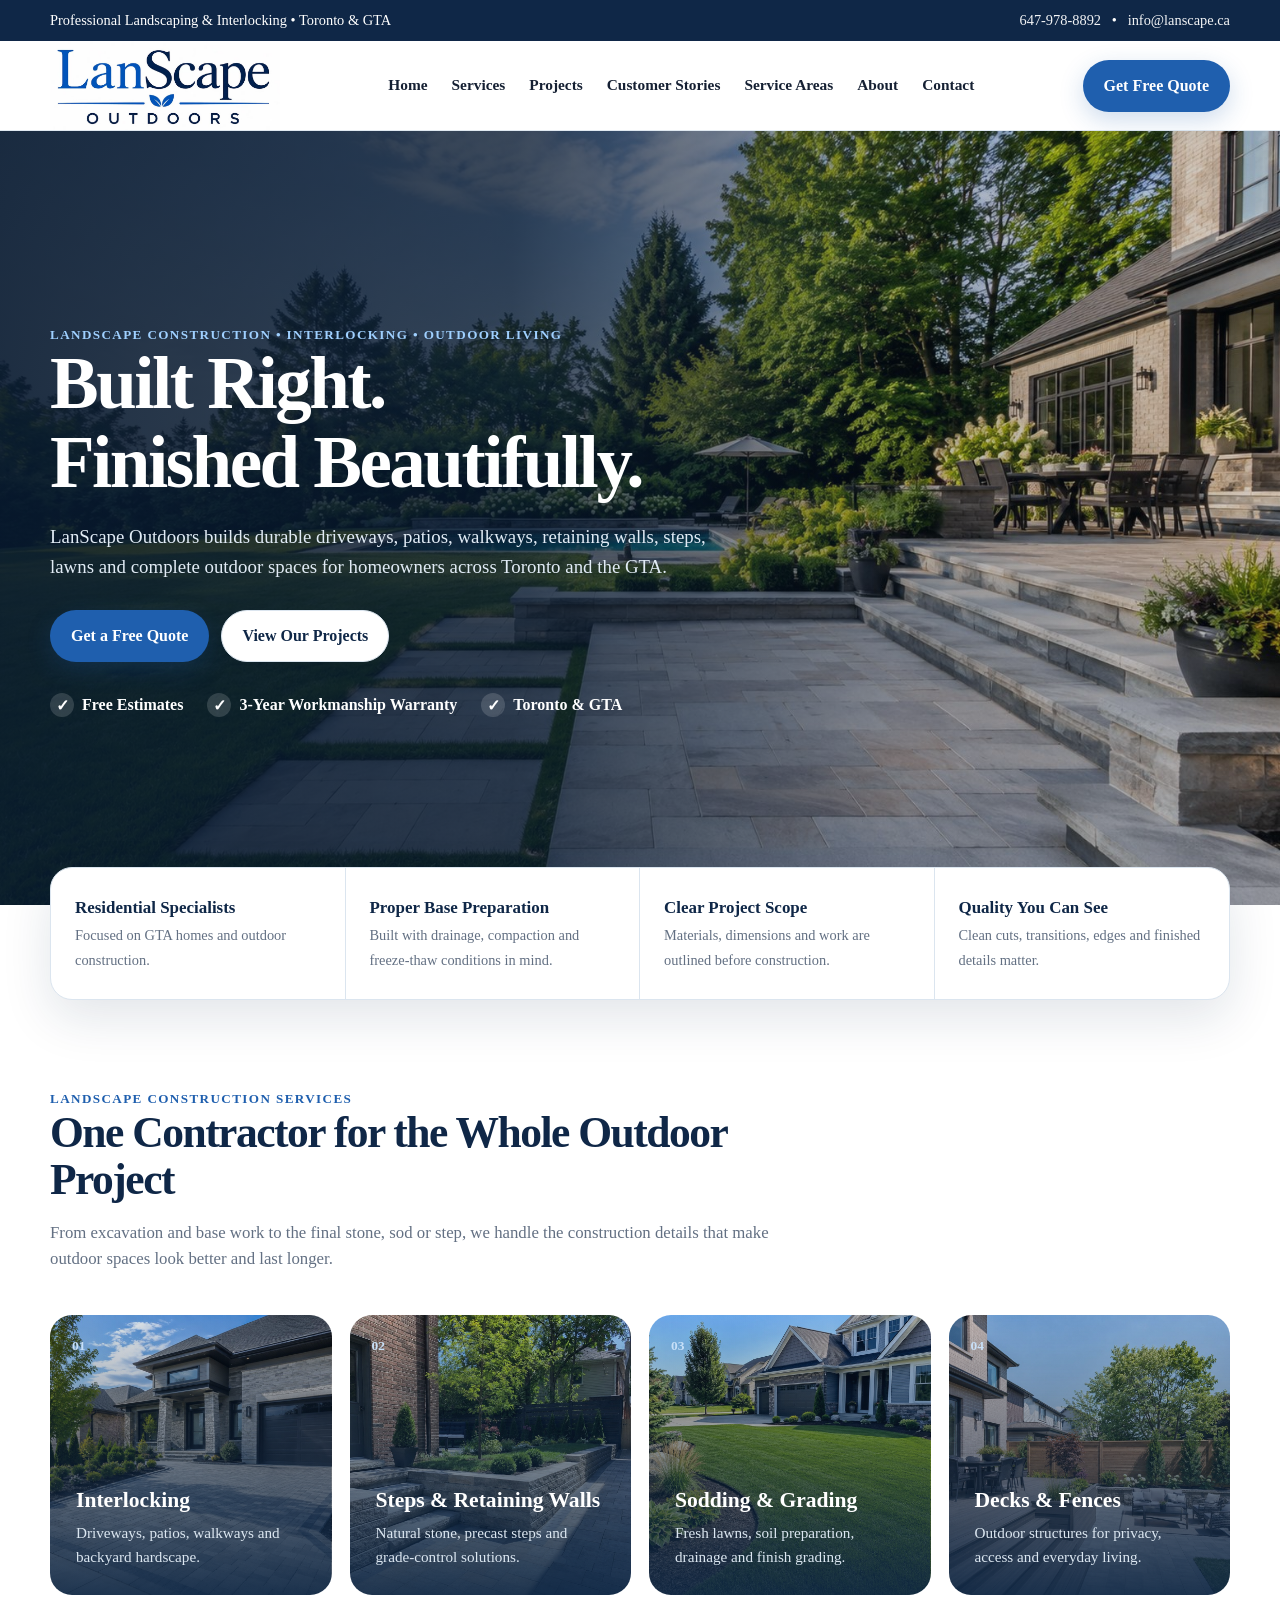
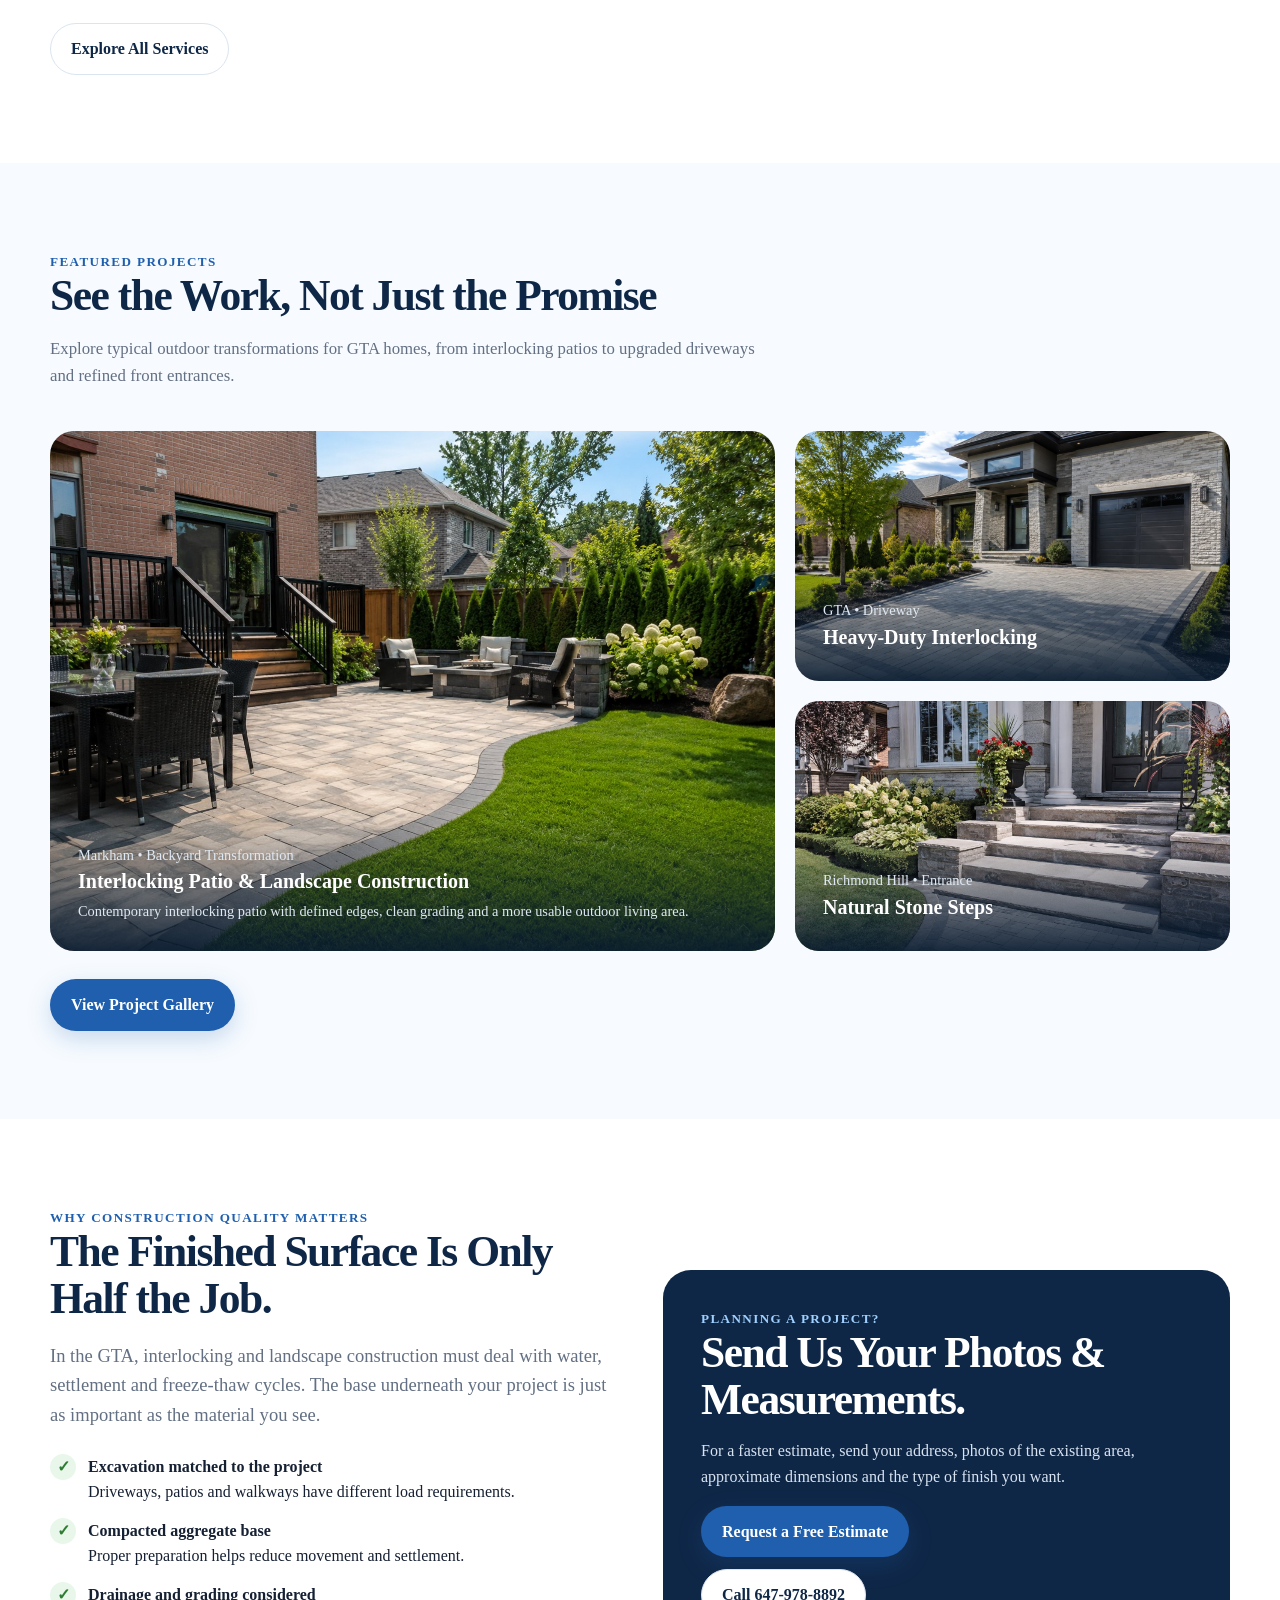
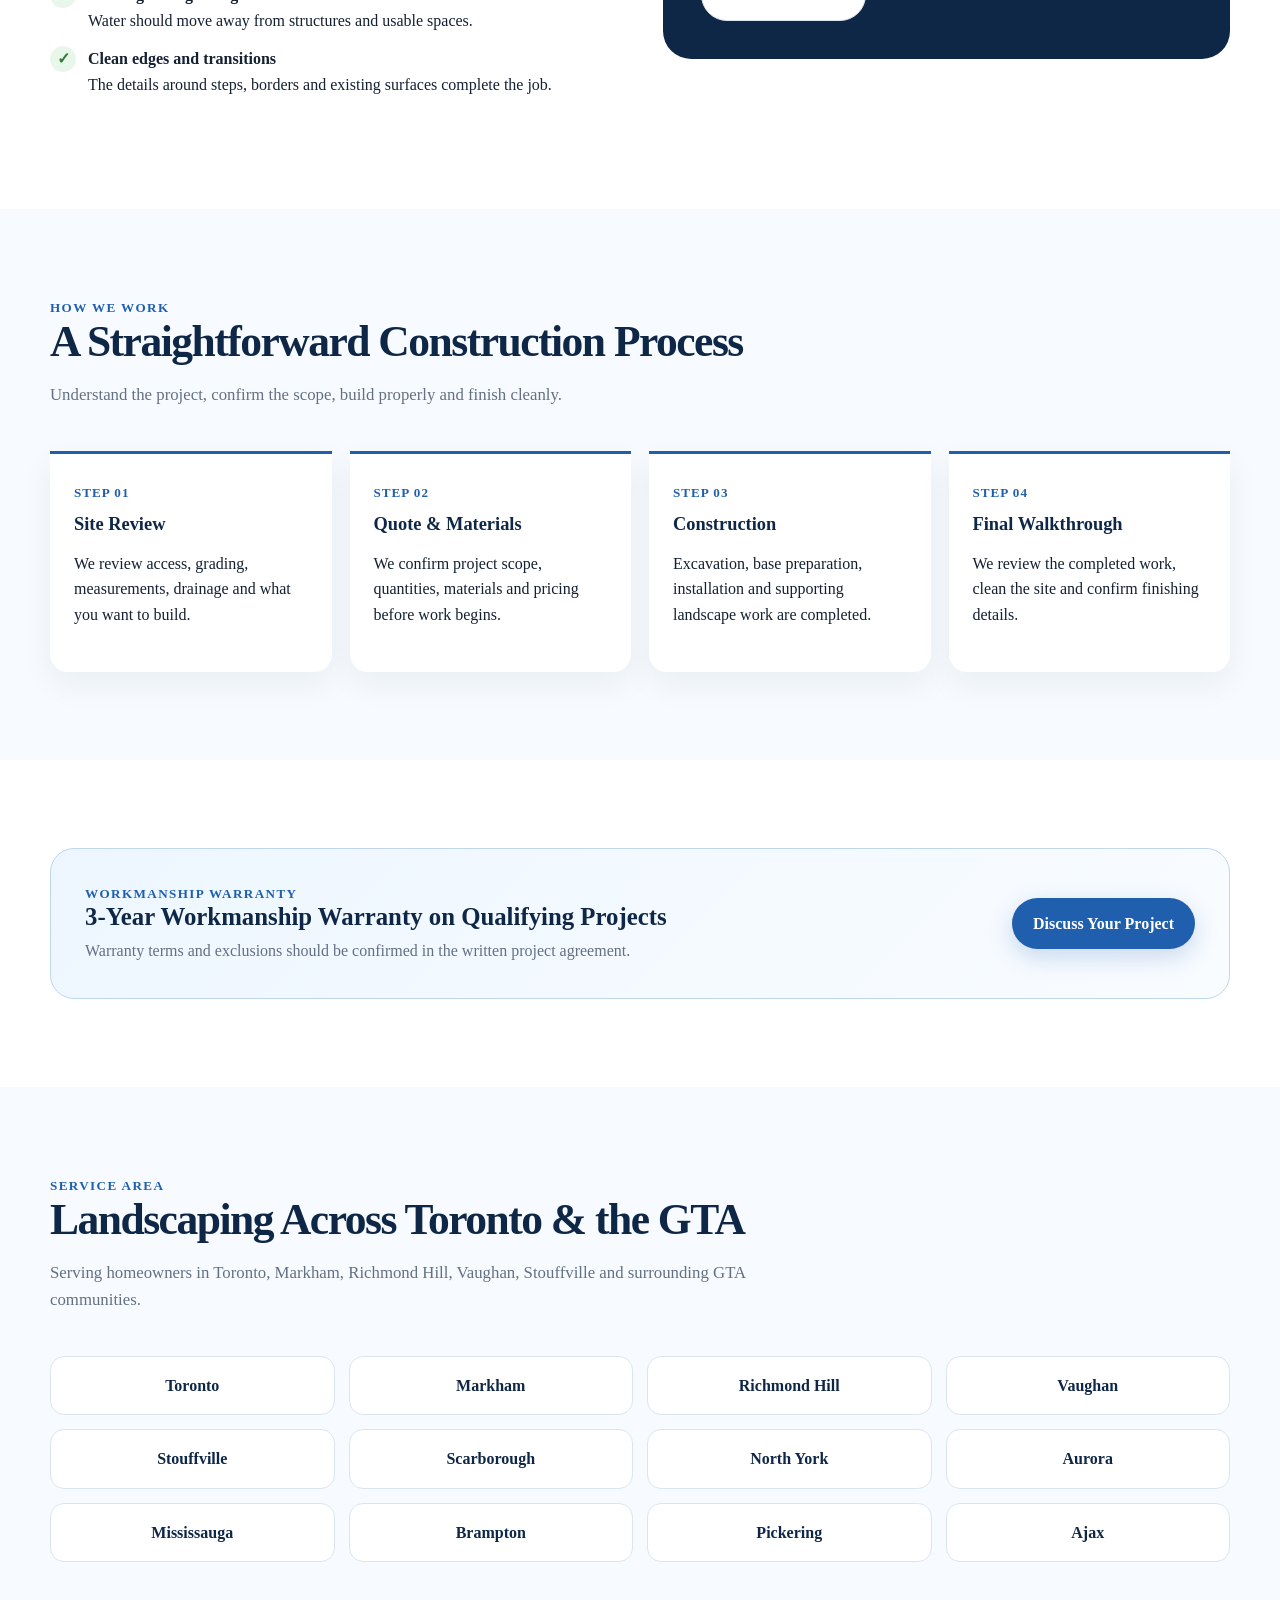
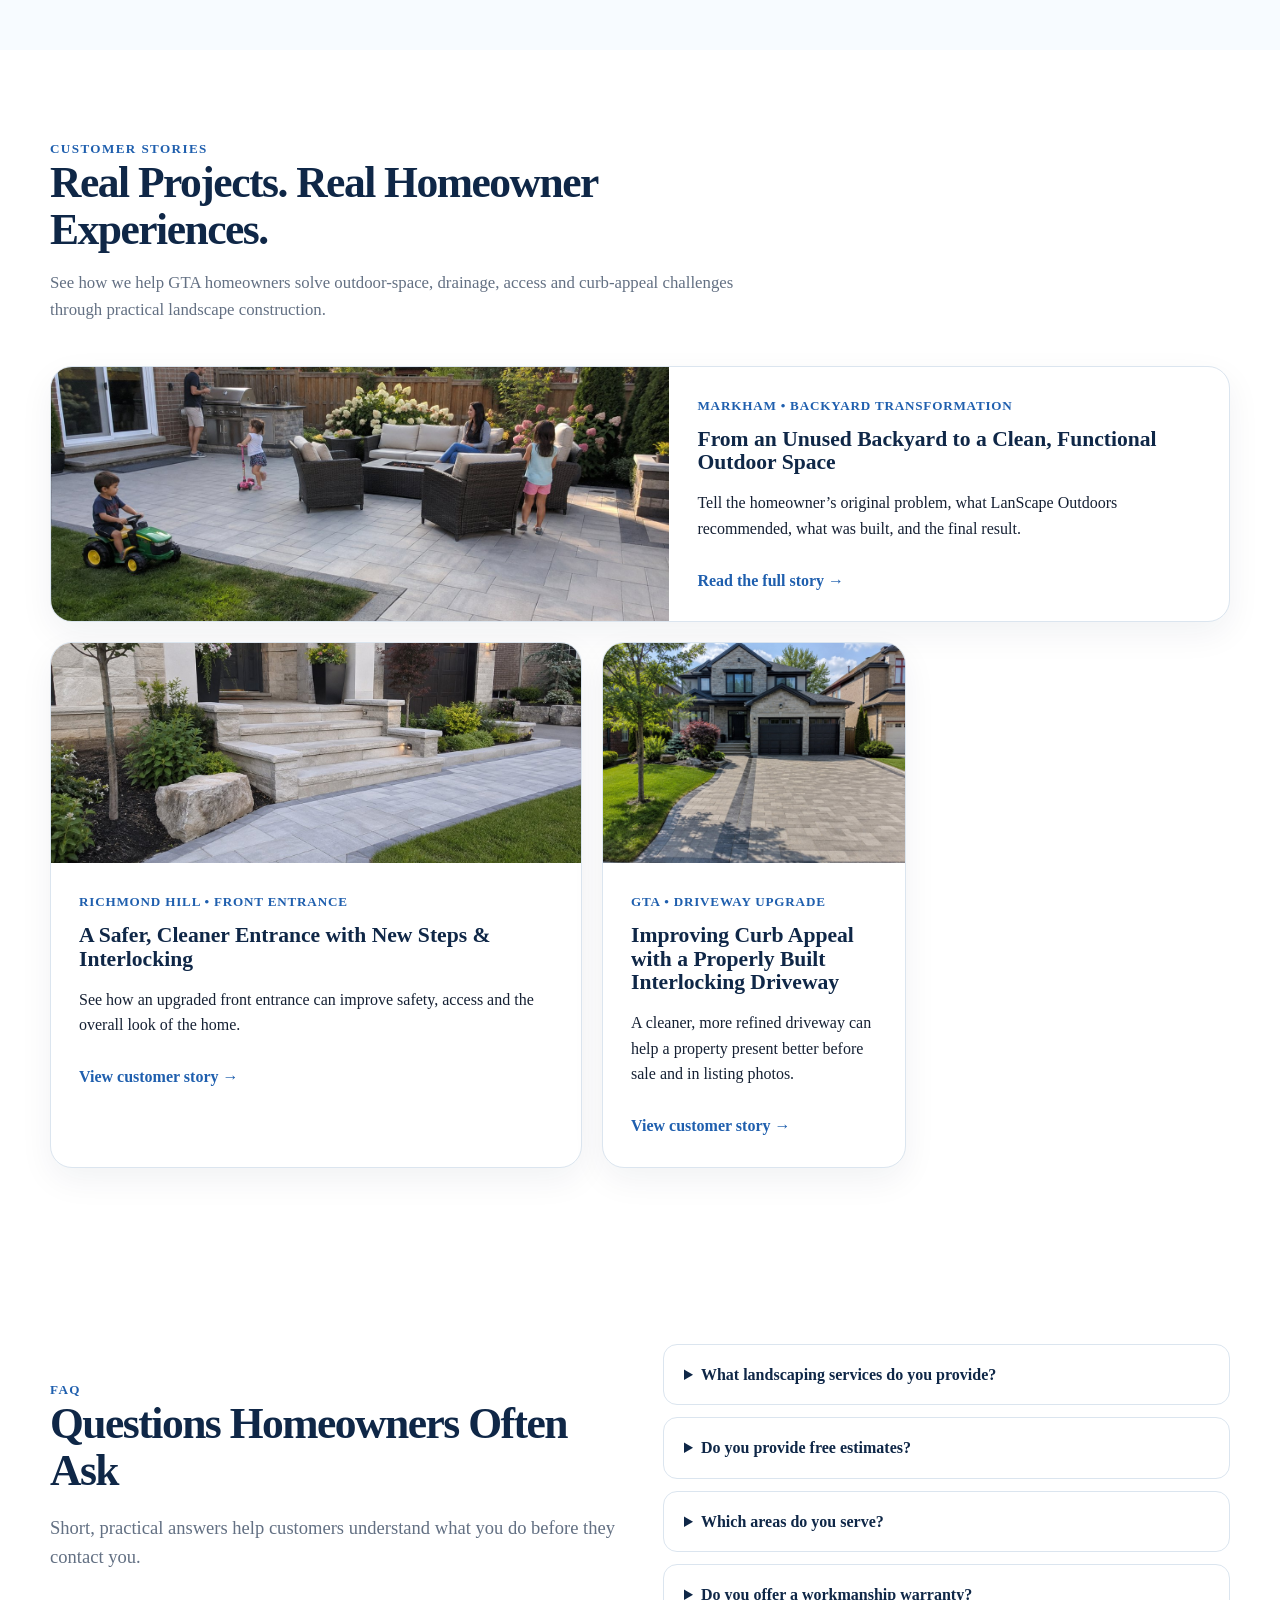
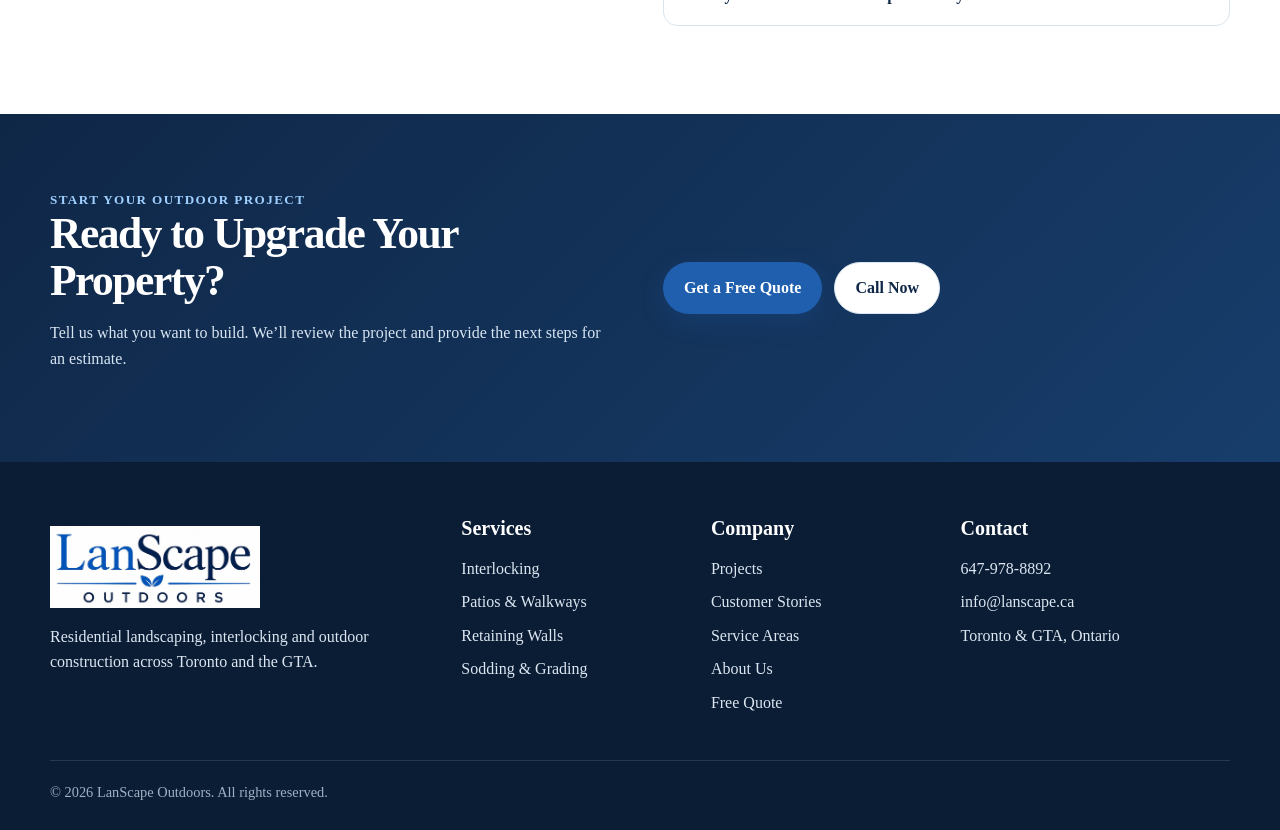
<file: index.html>
<!doctype html>
<html lang="en-CA">
<head>
<meta charset="utf-8"><meta name="viewport" content="width=device-width,initial-scale=1">
<title>Landscaping & Interlocking Toronto GTA | LanScape Outdoors</title>
<meta name="description" content="LanScape Outdoors provides interlocking, patios, driveways, retaining walls, steps, sodding, grading and landscape construction across Toronto and the GTA. Get a free quote.">
<link rel="canonical" href="https://lanscape.ca/"><link rel="stylesheet" href="/assets/css/style.css">
<meta property="og:title" content="Landscaping & Interlocking Toronto GTA | LanScape Outdoors"><meta property="og:description" content="Professional landscape construction, interlocking, patios, driveways, steps, retaining walls, sodding and grading across Toronto and the GTA."><meta property="og:type" content="website"><meta property="og:url" content="https://lanscape.ca/"><meta name="theme-color" content="#0f2747">
<script type="application/ld+json">{"@context":"https://schema.org","@type":"HomeAndConstructionBusiness","name":"LanScape Outdoors","url":"https://lanscape.ca","telephone":"+1-647-978-8892","email":"info@lanscape.ca","areaServed":["Toronto","Markham","Richmond Hill","Vaughan","Stouffville","Scarborough","North York","Aurora","Mississauga","Brampton","Pickering","Ajax"],"priceRange":"$$"}</script>
</head><body>
<div class="topbar"><div class="container"><span>Professional Landscaping & Interlocking • Toronto & GTA</span><span><a href="tel:+16479788892">647-978-8892</a> &nbsp; • &nbsp; <a href="mailto:info@lanscape.ca">info@lanscape.ca</a></span></div></div>
<header class="header"><div class="container nav"><a class="brand brand-logo" href="/"><img src="/assets/images/lanscape-logo.png" alt="LanScape Outdoors"></a><button class="menu-toggle" aria-label="Open navigation">☰</button><nav class="nav-links"><a href="/">Home</a><a href="/services.html">Services</a><a href="/projects.html">Projects</a><a href="/customer-stories.html">Customer Stories</a><a href="/service-areas.html">Service Areas</a><a href="/about.html">About</a><a href="/contact.html">Contact</a></nav><a class="cta" href="/contact.html">Get Free Quote</a></div></header>

<main>
<section class="home-hero home-hero-image"><div class="container"><div class="home-hero-content"><div class="eyebrow">Landscape Construction • Interlocking • Outdoor Living</div><h1>Built Right.<br>Finished Beautifully.</h1><p class="lead">LanScape Outdoors builds durable driveways, patios, walkways, retaining walls, steps, lawns and complete outdoor spaces for homeowners across Toronto and the GTA.</p><div class="hero-actions"><a class="btn btn-primary" href="/contact.html">Get a Free Quote</a><a class="btn btn-secondary" href="/projects.html">View Our Projects</a></div><div class="hero-proof"><span><i>✓</i> Free Estimates</span><span><i>✓</i> 3-Year Workmanship Warranty</span><span><i>✓</i> Toronto & GTA</span></div></div></div></section>

<div class="proof-strip"><div class="container"><div class="proof-strip-inner">
<div class="proof-item"><strong>Residential Specialists</strong><span>Focused on GTA homes and outdoor construction.</span></div>
<div class="proof-item"><strong>Proper Base Preparation</strong><span>Built with drainage, compaction and freeze-thaw conditions in mind.</span></div>
<div class="proof-item"><strong>Clear Project Scope</strong><span>Materials, dimensions and work are outlined before construction.</span></div>
<div class="proof-item"><strong>Quality You Can See</strong><span>Clean cuts, transitions, edges and finished details matter.</span></div>
</div></div></div>

<section><div class="container"><div class="section-head"><div class="eyebrow">Landscape Construction Services</div><h2>One Contractor for the Whole Outdoor Project</h2><p>From excavation and base work to the final stone, sod or step, we handle the construction details that make outdoor spaces look better and last longer.</p></div>
<div class="service-feature-grid">
<article class="service-feature service-feature-image" style="background-image:linear-gradient(180deg,rgba(14,39,69,.12),rgba(14,39,69,.92)),url('/assets/images/projects/project-driveway.jpg')"><span class="num">01</span><div><h3>Interlocking</h3><p>Driveways, patios, walkways and backyard hardscape.</p></div></article>
<article class="service-feature service-feature-image" style="background-image:linear-gradient(180deg,rgba(14,39,69,.12),rgba(14,39,69,.92)),url('/assets/images/projects/project-retaining-wall.jpg')"><span class="num">02</span><div><h3>Steps & Retaining Walls</h3><p>Natural stone, precast steps and grade-control solutions.</p></div></article>
<article class="service-feature service-feature-image" style="background-image:linear-gradient(180deg,rgba(14,39,69,.10),rgba(14,39,69,.9)),url('/assets/images/projects/project-sodding.jpg')"><span class="num">03</span><div><h3>Sodding & Grading</h3><p>Fresh lawns, soil preparation, drainage and finish grading.</p></div></article>
<article class="service-feature service-feature-image" style="background-image:linear-gradient(180deg,rgba(14,39,69,.12),rgba(14,39,69,.92)),url('/assets/images/home/service-deck-fence.jpg')"><span class="num">04</span><div><h3>Decks & Fences</h3><p>Outdoor structures for privacy, access and everyday living.</p></div></article>
</div><div style="margin-top:28px"><a class="btn btn-secondary" href="/services.html">Explore All Services</a></div></div></section>

<section class="alt"><div class="container"><div class="section-head"><div class="eyebrow">Featured Projects</div><h2>See the Work, Not Just the Promise</h2><p>Explore typical outdoor transformations for GTA homes, from interlocking patios to upgraded driveways and refined front entrances.</p></div>
<div class="project-showcase">
<div class="big-project project-bg" style="background-image:url('/assets/images/projects/project-backyard.jpg')"><div class="project-overlay"><span>Markham • Backyard Transformation</span><h3>Interlocking Patio & Landscape Construction</h3><span>Contemporary interlocking patio with defined edges, clean grading and a more usable outdoor living area.</span></div></div>
<div class="small-stack"><div class="small-project project-bg" style="background-image:url('/assets/images/projects/project-driveway.jpg')"><div class="project-overlay"><span>GTA • Driveway</span><h3>Heavy-Duty Interlocking</h3></div></div><div class="small-project project-bg" style="background-image:url('/assets/images/projects/project-front-steps.jpg')"><div class="project-overlay"><span>Richmond Hill • Entrance</span><h3>Natural Stone Steps</h3></div></div></div>
</div><div style="margin-top:28px"><a class="btn btn-primary" href="/projects.html">View Project Gallery</a></div></div></section>

<section><div class="container split"><div><div class="eyebrow">Why Construction Quality Matters</div><h2>The Finished Surface Is Only Half the Job.</h2><p class="lead">In the GTA, interlocking and landscape construction must deal with water, settlement and freeze-thaw cycles. The base underneath your project is just as important as the material you see.</p>
<div class="checks"><div class="check"><span class="check-badge">✓</span><div><strong>Excavation matched to the project</strong><br><span>Driveways, patios and walkways have different load requirements.</span></div></div><div class="check"><span class="check-badge">✓</span><div><strong>Compacted aggregate base</strong><br><span>Proper preparation helps reduce movement and settlement.</span></div></div><div class="check"><span class="check-badge">✓</span><div><strong>Drainage and grading considered</strong><br><span>Water should move away from structures and usable spaces.</span></div></div><div class="check"><span class="check-badge">✓</span><div><strong>Clean edges and transitions</strong><br><span>The details around steps, borders and existing surfaces complete the job.</span></div></div></div></div>
<div class="quote-box"><div class="eyebrow" style="color:#9fd0ff">Planning a Project?</div><h2>Send Us Your Photos & Measurements.</h2><p>For a faster estimate, send your address, photos of the existing area, approximate dimensions and the type of finish you want.</p><a class="btn btn-primary" href="/contact.html">Request a Free Estimate</a><div style="height:12px"></div><a class="btn btn-secondary" href="tel:+16479788892">Call 647-978-8892</a></div></div></section>

<section class="alt"><div class="container"><div class="section-head"><div class="eyebrow">How We Work</div><h2>A Straightforward Construction Process</h2><p>Understand the project, confirm the scope, build properly and finish cleanly.</p></div><div class="process-grid">
<div class="process-step"><b>STEP 01</b><h3>Site Review</h3><p>We review access, grading, measurements, drainage and what you want to build.</p></div>
<div class="process-step"><b>STEP 02</b><h3>Quote & Materials</h3><p>We confirm project scope, quantities, materials and pricing before work begins.</p></div>
<div class="process-step"><b>STEP 03</b><h3>Construction</h3><p>Excavation, base preparation, installation and supporting landscape work are completed.</p></div>
<div class="process-step"><b>STEP 04</b><h3>Final Walkthrough</h3><p>We review the completed work, clean the site and confirm finishing details.</p></div>
</div></div></section>

<section><div class="container"><div class="warranty-band"><div><div class="eyebrow">Workmanship Warranty</div><h3>3-Year Workmanship Warranty on Qualifying Projects</h3><p style="margin:0;color:var(--muted)">Warranty terms and exclusions should be confirmed in the written project agreement.</p></div><a class="btn btn-primary" href="/contact.html">Discuss Your Project</a></div></div></section>

<section class="alt"><div class="container"><div class="section-head"><div class="eyebrow">Service Area</div><h2>Landscaping Across Toronto & the GTA</h2><p>Serving homeowners in Toronto, Markham, Richmond Hill, Vaughan, Stouffville and surrounding GTA communities.</p></div><div class="area-grid"><div class="area-pill">Toronto</div><div class="area-pill">Markham</div><div class="area-pill">Richmond Hill</div><div class="area-pill">Vaughan</div><div class="area-pill">Stouffville</div><div class="area-pill">Scarborough</div><div class="area-pill">North York</div><div class="area-pill">Aurora</div><div class="area-pill">Mississauga</div><div class="area-pill">Brampton</div><div class="area-pill">Pickering</div><div class="area-pill">Ajax</div></div></div></section>


<section class="customer-stories-section">
  <div class="container">
    <div class="section-head">
      <div class="eyebrow">Customer Stories</div>
      <h2>Real Projects. Real Homeowner Experiences.</h2>
      <p>See how we help GTA homeowners solve outdoor-space, drainage, access and curb-appeal challenges through practical landscape construction.</p>
    </div>
    <div class="story-grid">
      <article class="story-card story-featured">
        <div class="story-photo story-photo-image" style="background-image:url('/assets/images/customer-stories/family-backyard.jpg')"></div>
        <div class="story-content">
          <div class="story-meta">Markham • Backyard Transformation</div>
          <h3>From an Unused Backyard to a Clean, Functional Outdoor Space</h3>
          <p>Tell the homeowner’s original problem, what LanScape Outdoors recommended, what was built, and the final result.</p>
          <a class="story-link" href="/customer-stories.html">Read the full story →</a>
        </div>
      </article>
      <article class="story-card"><div class="story-photo story-photo-image" style="background-image:url('/assets/images/customer-stories/front-entry.jpg')"></div><div class="story-content"><div class="story-meta">Richmond Hill • Front Entrance</div><h3>A Safer, Cleaner Entrance with New Steps & Interlocking</h3><p>See how an upgraded front entrance can improve safety, access and the overall look of the home.</p><a class="story-link" href="/customer-stories.html">View customer story →</a></div></article>
      <article class="story-card"><div class="story-photo story-photo-image" style="background-image:url('/assets/images/customer-stories/driveway-sale.jpg')"></div><div class="story-content"><div class="story-meta">GTA • Driveway Upgrade</div><h3>Improving Curb Appeal with a Properly Built Interlocking Driveway</h3><p>A cleaner, more refined driveway can help a property present better before sale and in listing photos.</p><a class="story-link" href="/customer-stories.html">View customer story →</a></div></article>
    </div>
  </div>
</section>
<section><div class="container split"><div><div class="eyebrow">FAQ</div><h2>Questions Homeowners Often Ask</h2><p class="lead">Short, practical answers help customers understand what you do before they contact you.</p></div><div class="faq">
<details><summary>What landscaping services do you provide?</summary><p>We provide interlocking, driveways, patios, walkways, retaining walls, natural stone steps, sodding, grading, decks, fences and related landscape construction.</p></details>
<details><summary>Do you provide free estimates?</summary><p>Yes. Send your project address, photos and approximate dimensions to help us understand the scope.</p></details>
<details><summary>Which areas do you serve?</summary><p>We serve Toronto and communities across the GTA, including Markham, Richmond Hill, Vaughan, Stouffville, Scarborough, North York and surrounding areas.</p></details>
<details><summary>Do you offer a workmanship warranty?</summary><p>Qualifying projects include a 3-year workmanship warranty. Coverage and exclusions should be confirmed in the written project agreement.</p></details>
</div></div></section>

<section class="bottom-cta"><div class="container split"><div><div class="eyebrow" style="color:#9fd0ff">Start Your Outdoor Project</div><h2>Ready to Upgrade Your Property?</h2><p>Tell us what you want to build. We’ll review the project and provide the next steps for an estimate.</p></div><div style="display:flex;gap:12px;flex-wrap:wrap"><a class="btn btn-primary" href="/contact.html">Get a Free Quote</a><a class="btn btn-secondary" href="tel:+16479788892">Call Now</a></div></div></section>
</main>

<footer class="footer"><div class="container"><div class="footer-grid"><div><a class="brand brand-logo" href="/"><img src="/assets/images/lanscape-logo.png" alt="LanScape Outdoors"></a><p>Residential landscaping, interlocking and outdoor construction across Toronto and the GTA.</p></div><div><h3>Services</h3><a href="/services.html">Interlocking</a><a href="/services.html">Patios & Walkways</a><a href="/services.html">Retaining Walls</a><a href="/services.html">Sodding & Grading</a></div><div><h3>Company</h3><a href="/projects.html">Projects</a><a href="/customer-stories.html">Customer Stories</a><a href="/service-areas.html">Service Areas</a><a href="/about.html">About Us</a><a href="/contact.html">Free Quote</a></div><div><h3>Contact</h3><a href="tel:+16479788892">647-978-8892</a><a href="mailto:info@lanscape.ca">info@lanscape.ca</a><span>Toronto & GTA, Ontario</span></div></div><div class="footer-bottom">© <span data-year></span> LanScape Outdoors. All rights reserved.</div></div></footer>
<div class="floating-contact"><a class="btn btn-secondary" href="tel:+16479788892">Call Now</a><a class="btn btn-primary" href="/contact.html">Free Quote</a></div>
<script src="/assets/js/main.js"></script></body></html>
</file>
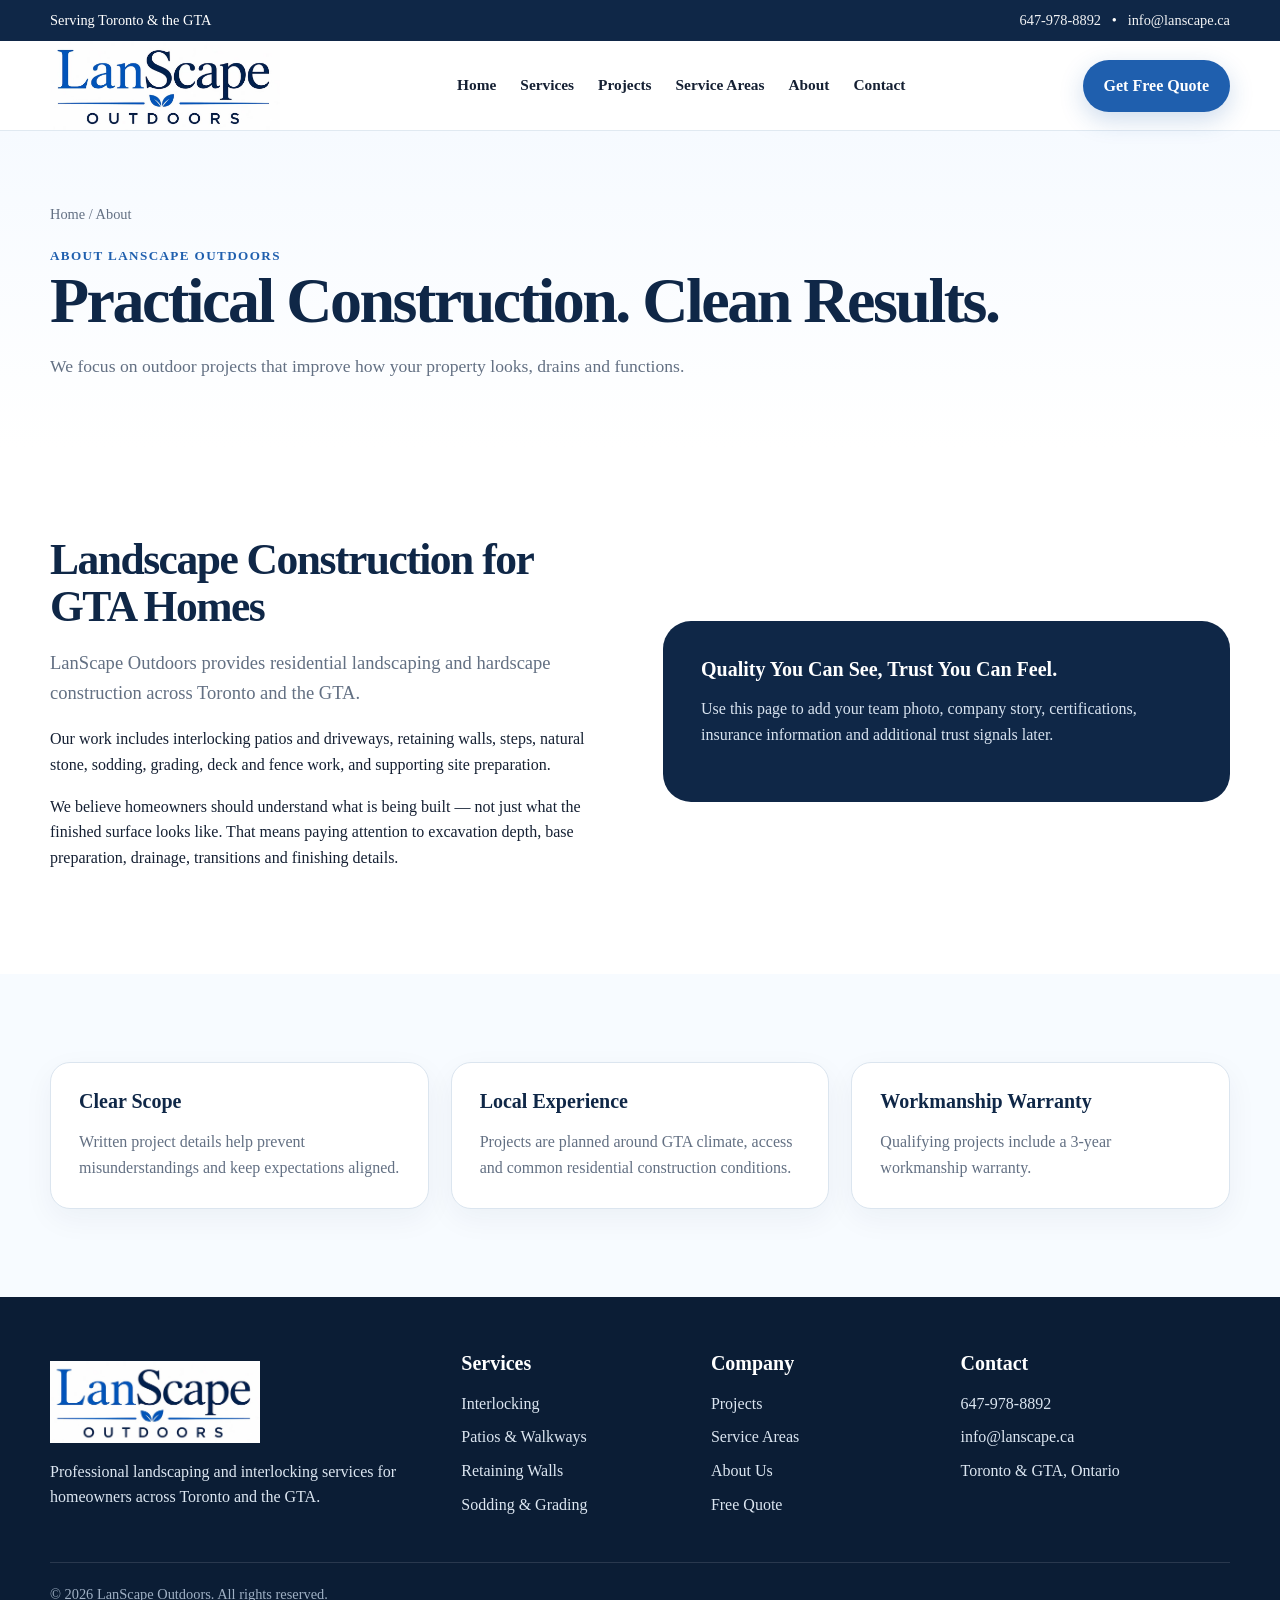
<file: about.html>
<!doctype html>
<html lang="en-CA">
<head>
  <meta charset="utf-8">
  <meta name="viewport" content="width=device-width,initial-scale=1">
  <title>About LanScape Outdoors | Toronto Landscaping Contractor</title>
  <meta name="description" content="Learn about LanScape Outdoors, a Toronto GTA landscaping and interlocking contractor focused on durable construction and clean finishing.">
  <link rel="canonical" href="https://lanscape.ca/about.html">
  <link rel="stylesheet" href="/assets/css/style.css">
  <meta property="og:title" content="About LanScape Outdoors | Toronto Landscaping Contractor">
  <meta property="og:description" content="Learn about LanScape Outdoors, a Toronto GTA landscaping and interlocking contractor focused on durable construction and clean finishing.">
  <meta property="og:type" content="website">
  <meta property="og:url" content="https://lanscape.ca/about.html">
  <meta name="theme-color" content="#0f2747">
  <script type="application/ld+json">
  {
    "@context":"https://schema.org",
    "@type":"HomeAndConstructionBusiness",
    "name":"LanScape Outdoors",
    "url":"https://lanscape.ca",
    "telephone":"+1-647-978-8892",
    "email":"info@lanscape.ca",
    "areaServed":["Toronto","Markham","Richmond Hill","Vaughan","Stouffville","Scarborough","North York","Mississauga","Brampton","Aurora"],
    "priceRange":"$$"
  }
  </script>
</head>
<body>

<div class="topbar">
  <div class="container">
    <span>Serving Toronto & the GTA</span>
    <span><a href="tel:+16479788892">647-978-8892</a> &nbsp; • &nbsp; <a href="mailto:info@lanscape.ca">info@lanscape.ca</a></span>
  </div>
</div>
<header class="header">
  <div class="container nav">
    <a class="brand brand-logo" href="/"><img src="/assets/images/lanscape-logo.png" alt="LanScape Outdoors"></a>
    <button class="menu-toggle" aria-label="Open navigation">☰</button>
    <nav class="nav-links">
      <a href="/">Home</a>
      <a href="/services.html">Services</a>
      <a href="/projects.html">Projects</a>
      <a href="/service-areas.html">Service Areas</a>
      <a href="/about.html">About</a>
      <a href="/contact.html">Contact</a>
    </nav>
    <a class="cta" href="/contact.html">Get Free Quote</a>
  </div>
</header>


<main>
<section class="page-hero"><div class="container"><div class="breadcrumb">Home / About</div><div class="eyebrow">About LanScape Outdoors</div><h1>Practical Construction. Clean Results.</h1><p>We focus on outdoor projects that improve how your property looks, drains and functions.</p></div></section>
<section><div class="container split">
<div><h2>Landscape Construction for GTA Homes</h2><p class="lead">LanScape Outdoors provides residential landscaping and hardscape construction across Toronto and the GTA.</p><p>Our work includes interlocking patios and driveways, retaining walls, steps, natural stone, sodding, grading, deck and fence work, and supporting site preparation.</p><p>We believe homeowners should understand what is being built — not just what the finished surface looks like. That means paying attention to excavation depth, base preparation, drainage, transitions and finishing details.</p></div>
<div class="quote-box"><h3>Quality You Can See, Trust You Can Feel.</h3><p>Use this page to add your team photo, company story, certifications, insurance information and additional trust signals later.</p></div>
</div></section>
<section class="alt"><div class="container"><div class="grid-3">
<div class="card"><h3>Clear Scope</h3><p>Written project details help prevent misunderstandings and keep expectations aligned.</p></div>
<div class="card"><h3>Local Experience</h3><p>Projects are planned around GTA climate, access and common residential construction conditions.</p></div>
<div class="card"><h3>Workmanship Warranty</h3><p>Qualifying projects include a 3-year workmanship warranty.</p></div>
</div></div></section>
</main>


<footer class="footer">
  <div class="container">
    <div class="footer-grid">
      <div>
        <a class="brand brand-logo" href="/"><img src="/assets/images/lanscape-logo.png" alt="LanScape Outdoors"></a>
        <p>Professional landscaping and interlocking services for homeowners across Toronto and the GTA.</p>
      </div>
      <div>
        <h3>Services</h3>
        <a href="/services.html">Interlocking</a>
        <a href="/services.html">Patios & Walkways</a>
        <a href="/services.html">Retaining Walls</a>
        <a href="/services.html">Sodding & Grading</a>
      </div>
      <div>
        <h3>Company</h3>
        <a href="/projects.html">Projects</a>
        <a href="/service-areas.html">Service Areas</a>
        <a href="/about.html">About Us</a>
        <a href="/contact.html">Free Quote</a>
      </div>
      <div>
        <h3>Contact</h3>
        <a href="tel:+16479788892">647-978-8892</a>
        <a href="mailto:info@lanscape.ca">info@lanscape.ca</a>
        <span>Toronto & GTA, Ontario</span>
      </div>
    </div>
    <div class="footer-bottom">© <span data-year></span> LanScape Outdoors. All rights reserved.</div>
  </div>
</footer>
<div class="floating-contact">
  <a class="btn btn-secondary" href="tel:+16479788892">Call Now</a>
  <a class="btn btn-primary" href="/contact.html">Free Quote</a>
</div>

<script src="/assets/js/main.js"></script>
</body>
</html>
</file>
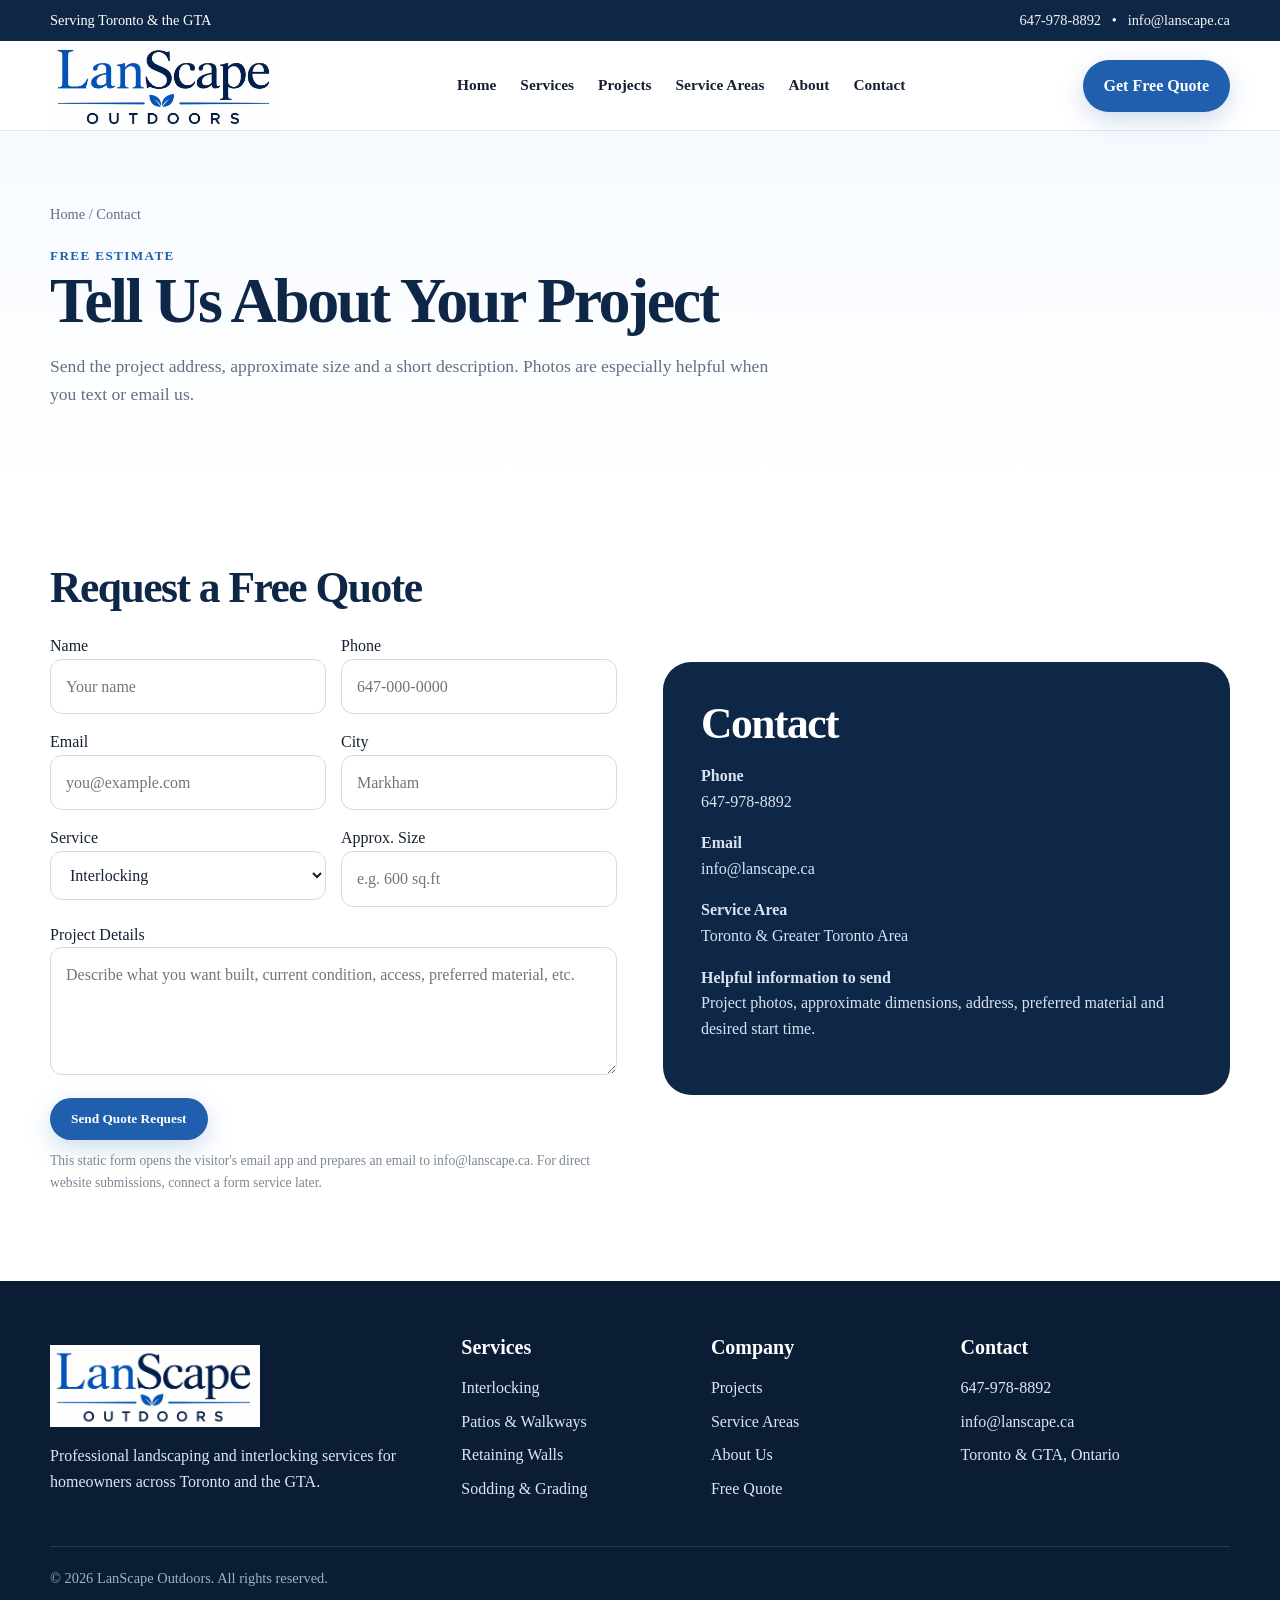
<file: contact.html>
<!doctype html>
<html lang="en-CA">
<head>
  <meta charset="utf-8">
  <meta name="viewport" content="width=device-width,initial-scale=1">
  <title>Free Landscaping Quote Toronto GTA | LanScape Outdoors</title>
  <meta name="description" content="Request a free landscaping or interlocking quote from LanScape Outdoors for projects across Toronto and the GTA.">
  <link rel="canonical" href="https://lanscape.ca/contact.html">
  <link rel="stylesheet" href="/assets/css/style.css">
  <meta property="og:title" content="Free Landscaping Quote Toronto GTA | LanScape Outdoors">
  <meta property="og:description" content="Request a free landscaping or interlocking quote from LanScape Outdoors for projects across Toronto and the GTA.">
  <meta property="og:type" content="website">
  <meta property="og:url" content="https://lanscape.ca/contact.html">
  <meta name="theme-color" content="#0f2747">
  <script type="application/ld+json">
  {
    "@context":"https://schema.org",
    "@type":"HomeAndConstructionBusiness",
    "name":"LanScape Outdoors",
    "url":"https://lanscape.ca",
    "telephone":"+1-647-978-8892",
    "email":"info@lanscape.ca",
    "areaServed":["Toronto","Markham","Richmond Hill","Vaughan","Stouffville","Scarborough","North York","Mississauga","Brampton","Aurora"],
    "priceRange":"$$"
  }
  </script>
</head>
<body>

<div class="topbar">
  <div class="container">
    <span>Serving Toronto & the GTA</span>
    <span><a href="tel:+16479788892">647-978-8892</a> &nbsp; • &nbsp; <a href="mailto:info@lanscape.ca">info@lanscape.ca</a></span>
  </div>
</div>
<header class="header">
  <div class="container nav">
    <a class="brand brand-logo" href="/"><img src="/assets/images/lanscape-logo.png" alt="LanScape Outdoors"></a>
    <button class="menu-toggle" aria-label="Open navigation">☰</button>
    <nav class="nav-links">
      <a href="/">Home</a>
      <a href="/services.html">Services</a>
      <a href="/projects.html">Projects</a>
      <a href="/service-areas.html">Service Areas</a>
      <a href="/about.html">About</a>
      <a href="/contact.html">Contact</a>
    </nav>
    <a class="cta" href="/contact.html">Get Free Quote</a>
  </div>
</header>


<main>
<section class="page-hero"><div class="container"><div class="breadcrumb">Home / Contact</div><div class="eyebrow">Free Estimate</div><h1>Tell Us About Your Project</h1><p>Send the project address, approximate size and a short description. Photos are especially helpful when you text or email us.</p></div></section>
<section><div class="container split">
<div>
<h2>Request a Free Quote</h2>
<form id="quote-form" class="form">
<label>Name<input name="name" required placeholder="Your name"></label>
<label>Phone<input name="phone" required placeholder="647-000-0000"></label>
<label>Email<input type="email" name="email" required placeholder="you@example.com"></label>
<label>City<input name="city" placeholder="Markham"></label>
<label>Service<select name="service"><option>Interlocking</option><option>Driveway</option><option>Patio / Walkway</option><option>Retaining Wall</option><option>Steps / Natural Stone</option><option>Sodding / Grading</option><option>Deck / Fence</option><option>Other</option></select></label>
<label>Approx. Size<input name="size" placeholder="e.g. 600 sq.ft"></label>
<label class="full">Project Details<textarea name="message" placeholder="Describe what you want built, current condition, access, preferred material, etc."></textarea></label>
<div class="full"><button class="btn btn-primary" type="submit">Send Quote Request</button><div class="notice">This static form opens the visitor's email app and prepares an email to info@lanscape.ca. For direct website submissions, connect a form service later.</div></div>
</form>
</div>
<div class="quote-box">
<h2>Contact</h2>
<p><strong>Phone</strong><br><a href="tel:+16479788892">647-978-8892</a></p>
<p><strong>Email</strong><br><a href="mailto:info@lanscape.ca">info@lanscape.ca</a></p>
<p><strong>Service Area</strong><br>Toronto & Greater Toronto Area</p>
<p><strong>Helpful information to send</strong><br>Project photos, approximate dimensions, address, preferred material and desired start time.</p>
</div>
</div></section>
</main>


<footer class="footer">
  <div class="container">
    <div class="footer-grid">
      <div>
        <a class="brand brand-logo" href="/"><img src="/assets/images/lanscape-logo.png" alt="LanScape Outdoors"></a>
        <p>Professional landscaping and interlocking services for homeowners across Toronto and the GTA.</p>
      </div>
      <div>
        <h3>Services</h3>
        <a href="/services.html">Interlocking</a>
        <a href="/services.html">Patios & Walkways</a>
        <a href="/services.html">Retaining Walls</a>
        <a href="/services.html">Sodding & Grading</a>
      </div>
      <div>
        <h3>Company</h3>
        <a href="/projects.html">Projects</a>
        <a href="/service-areas.html">Service Areas</a>
        <a href="/about.html">About Us</a>
        <a href="/contact.html">Free Quote</a>
      </div>
      <div>
        <h3>Contact</h3>
        <a href="tel:+16479788892">647-978-8892</a>
        <a href="mailto:info@lanscape.ca">info@lanscape.ca</a>
        <span>Toronto & GTA, Ontario</span>
      </div>
    </div>
    <div class="footer-bottom">© <span data-year></span> LanScape Outdoors. All rights reserved.</div>
  </div>
</footer>
<div class="floating-contact">
  <a class="btn btn-secondary" href="tel:+16479788892">Call Now</a>
  <a class="btn btn-primary" href="/contact.html">Free Quote</a>
</div>

<script src="/assets/js/main.js"></script>
</body>
</html>
</file>
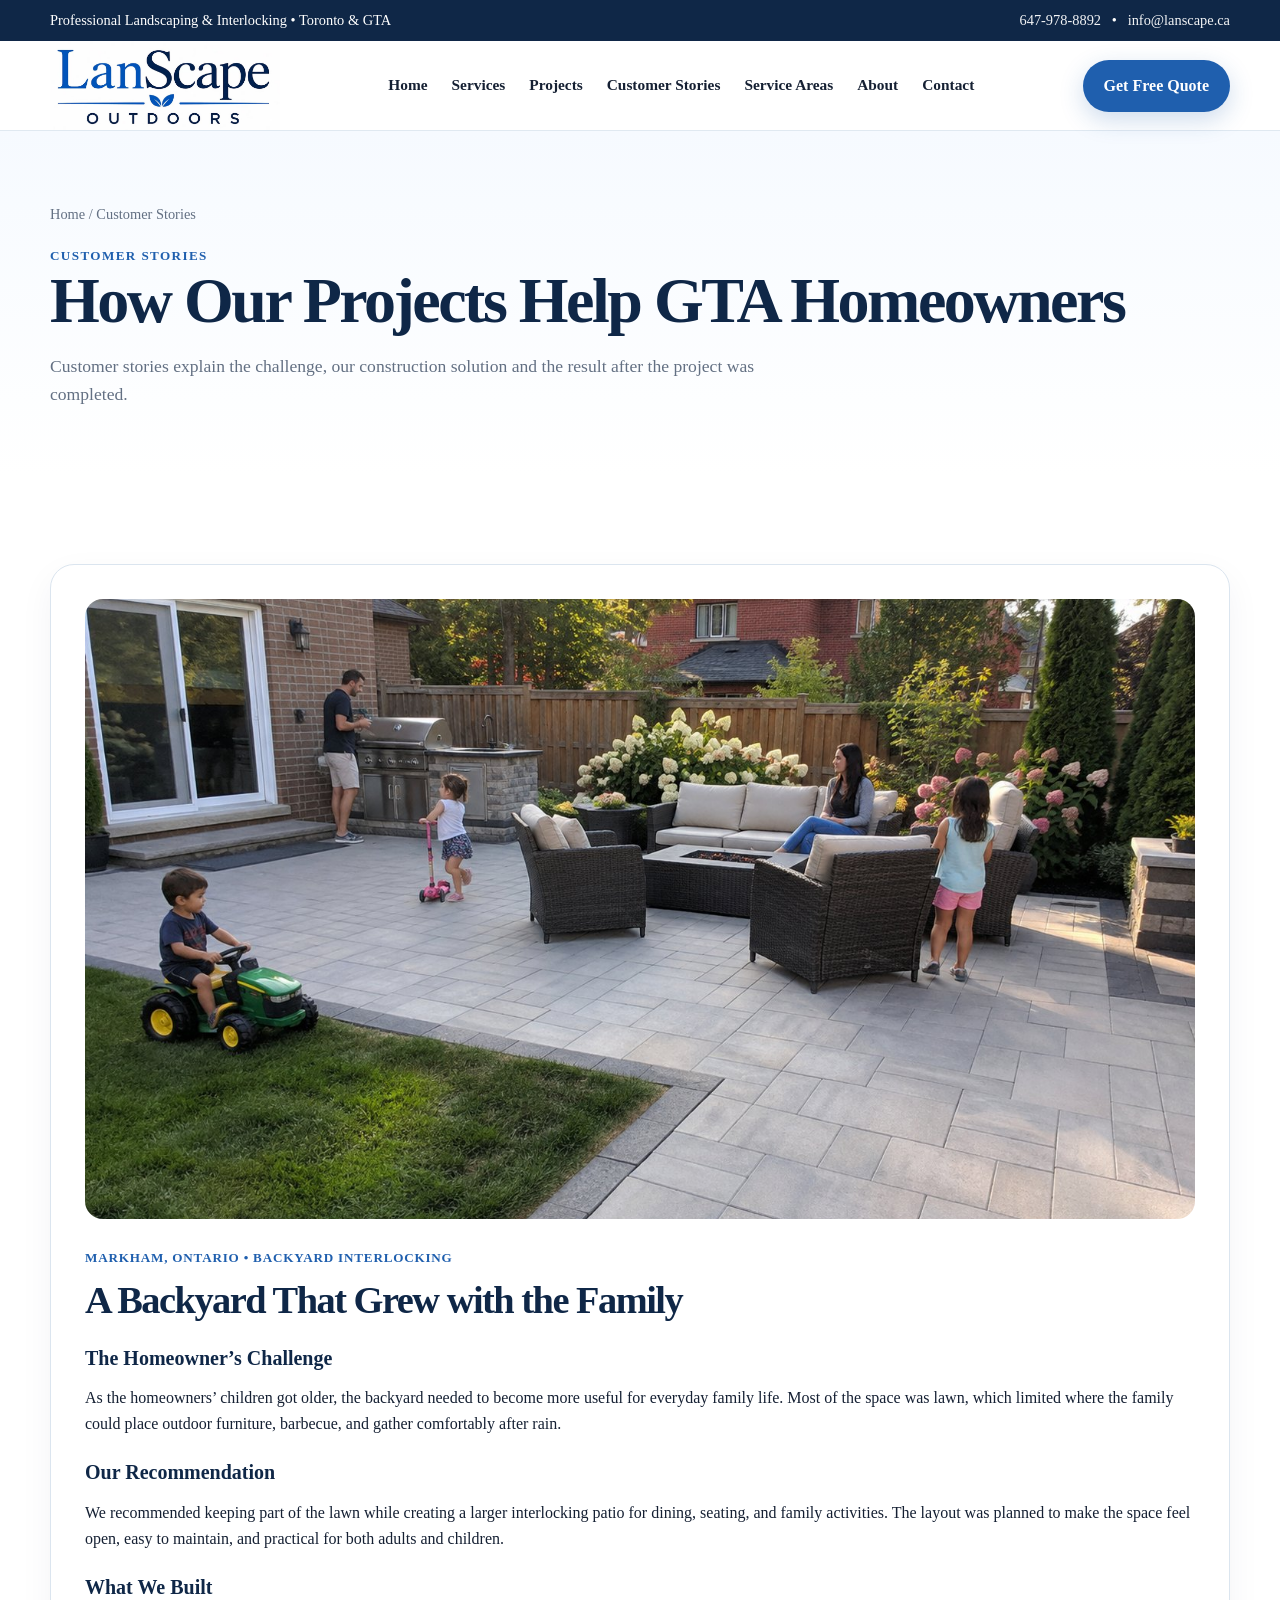
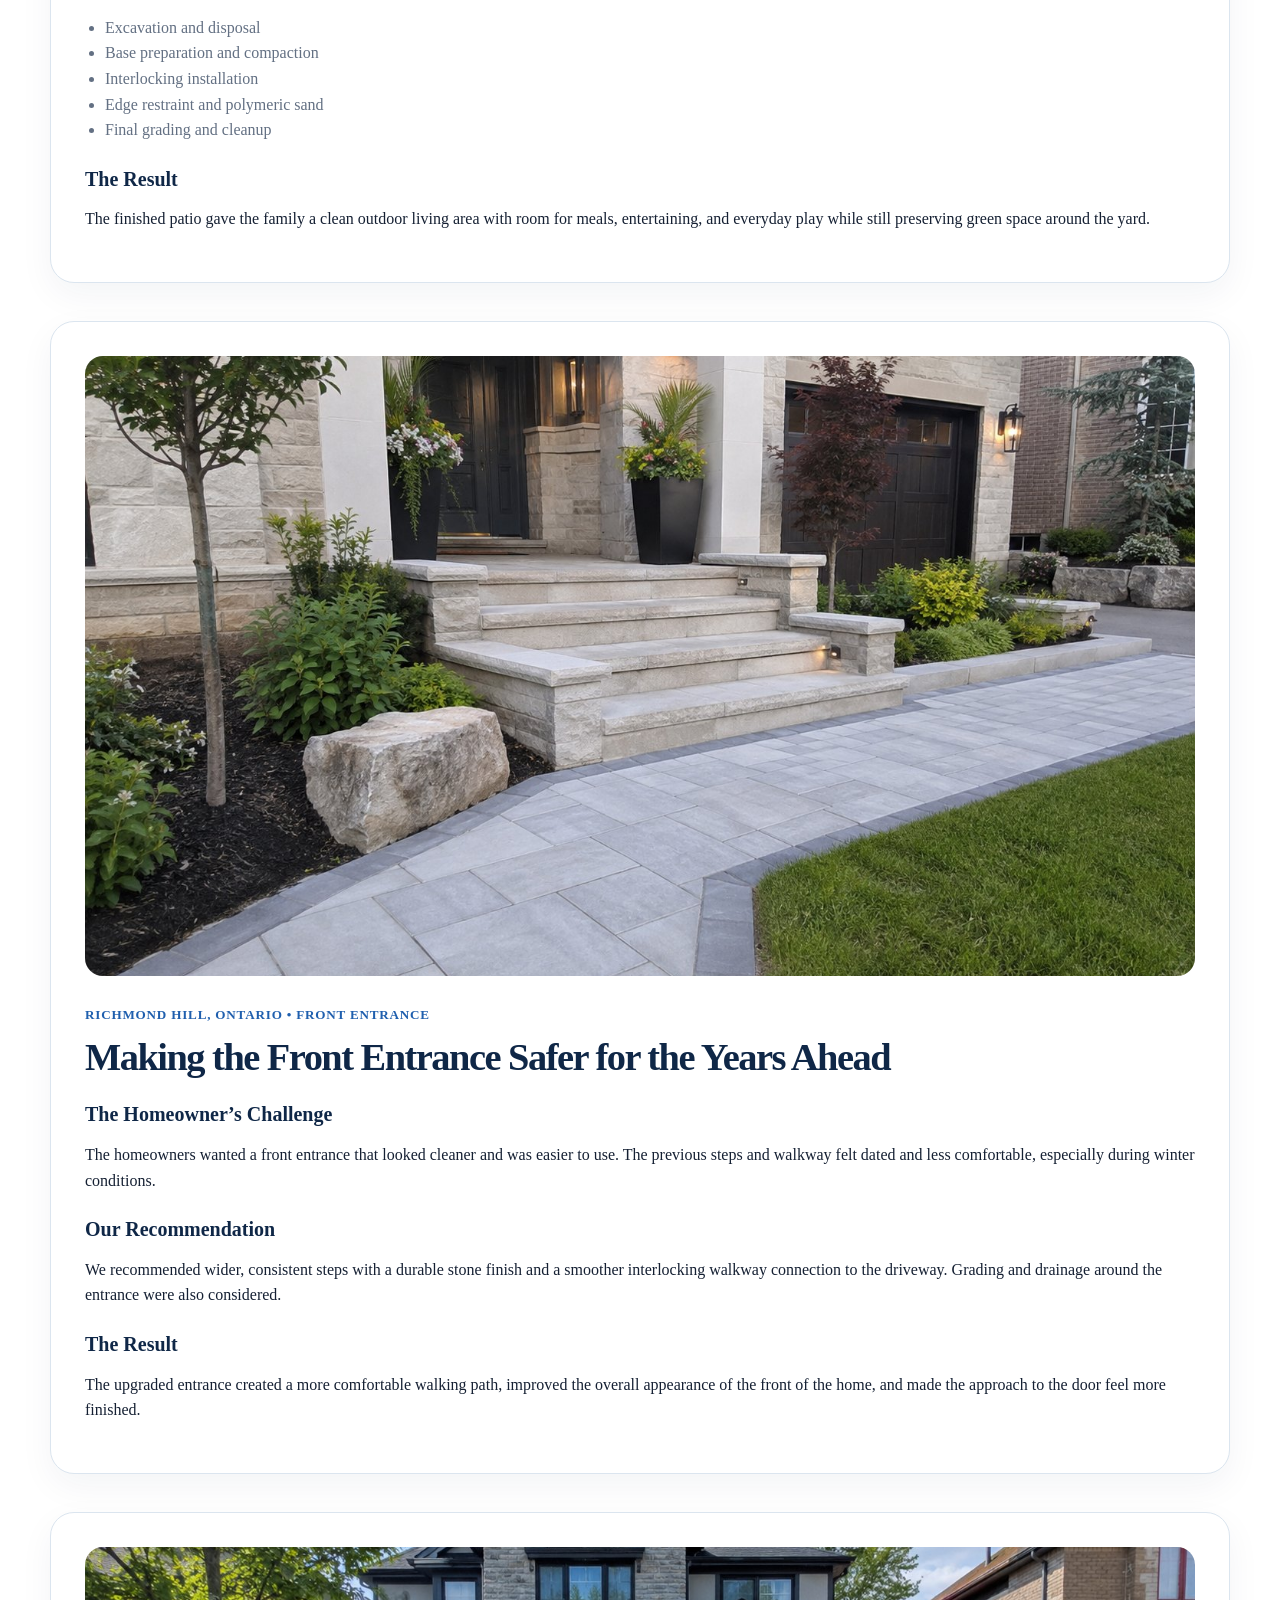
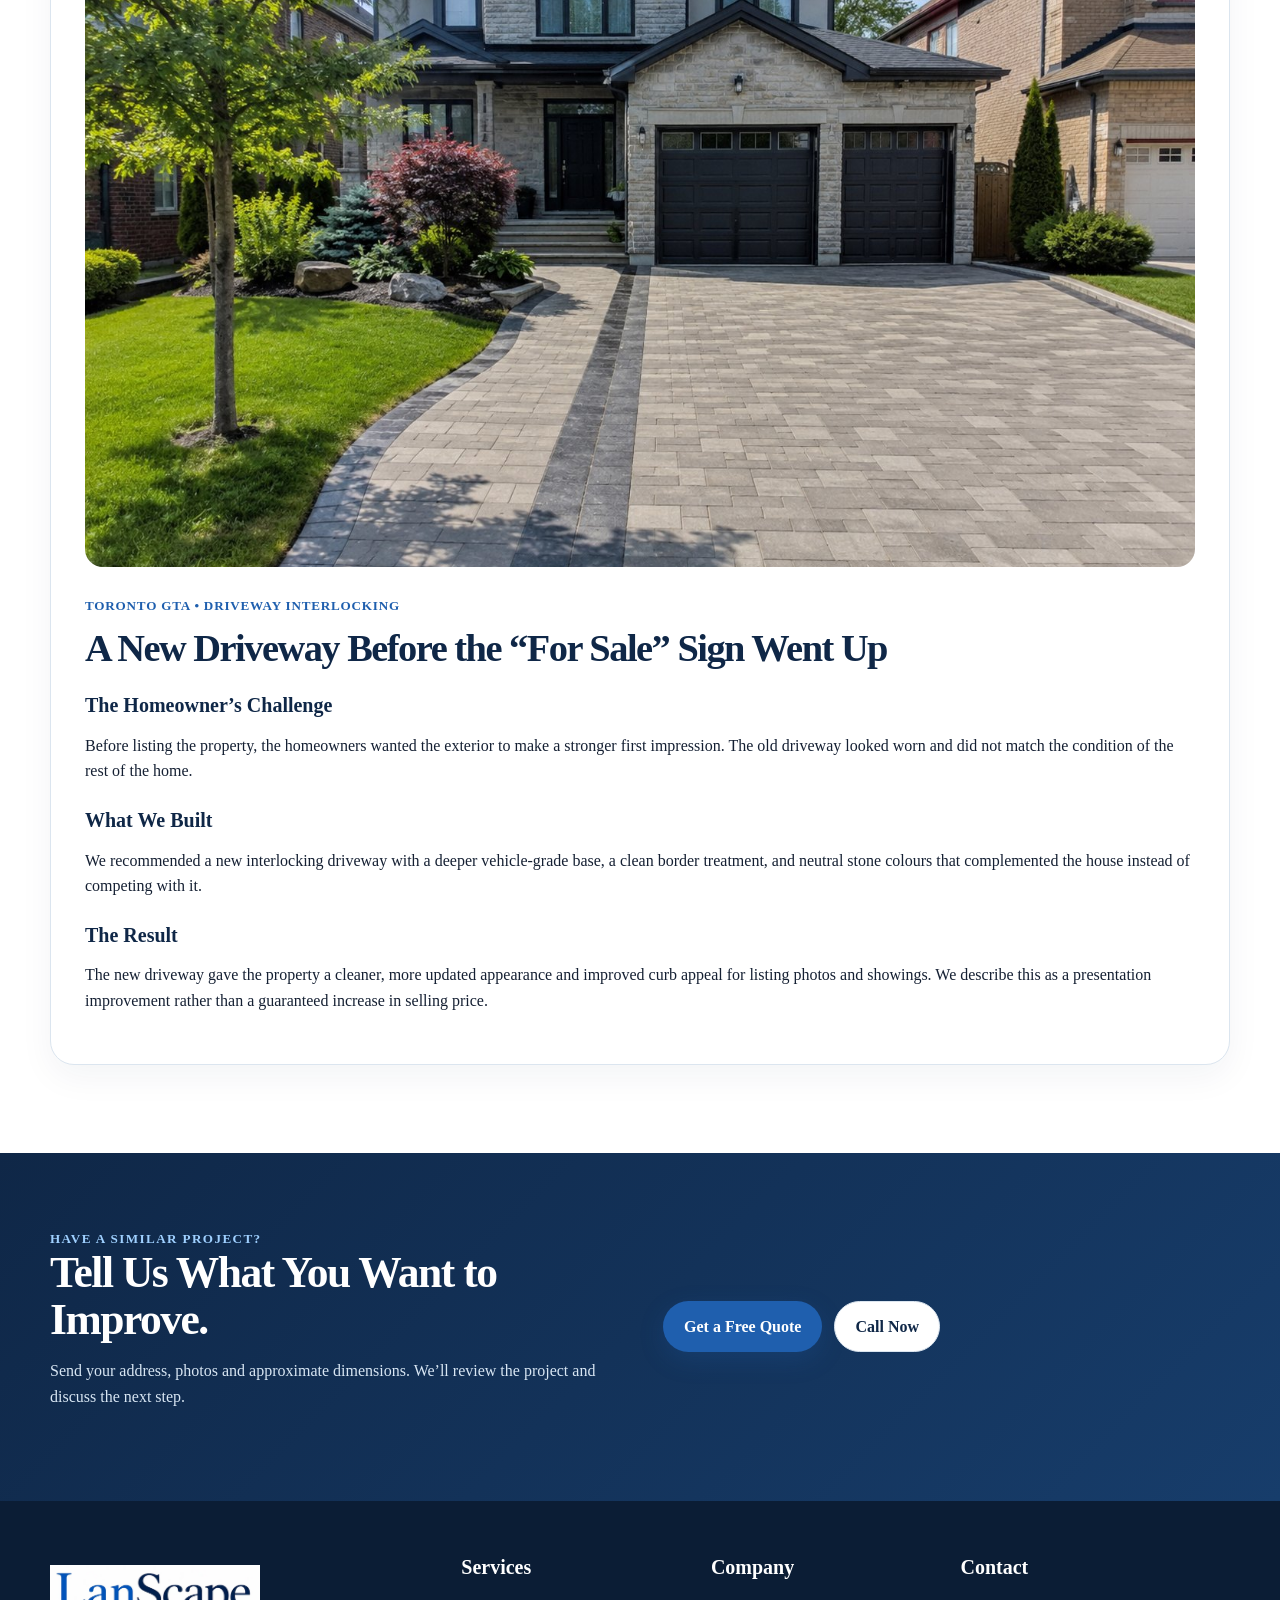
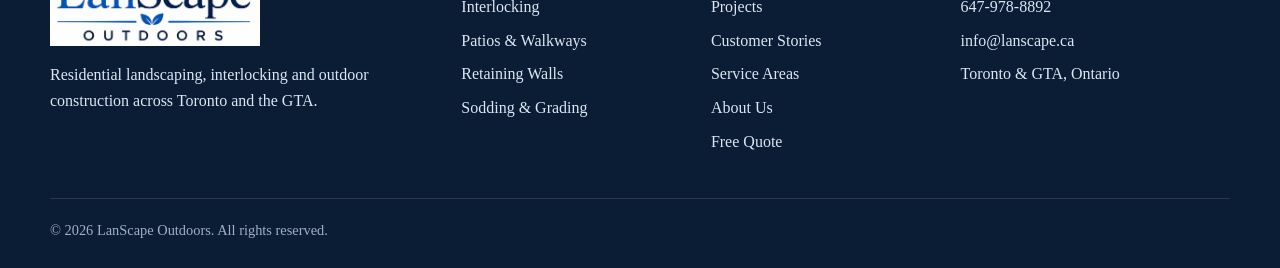
<file: customer-stories.html>
<!doctype html>
<html lang="en-CA">
<head>
<meta charset="utf-8"><meta name="viewport" content="width=device-width,initial-scale=1">
<title>Customer Stories | LanScape Outdoors Toronto GTA</title>
<meta name="description" content="Read LanScape Outdoors customer stories and landscaping project case studies from Toronto, Markham, Richmond Hill and across the GTA.">
<link rel="canonical" href="https://lanscape.ca/customer-stories.html">
<link rel="stylesheet" href="/assets/css/style.css">
</head>
<body><div class="topbar"><div class="container"><span>Professional Landscaping & Interlocking • Toronto & GTA</span><span><a href="tel:+16479788892">647-978-8892</a> &nbsp; • &nbsp; <a href="mailto:info@lanscape.ca">info@lanscape.ca</a></span></div></div>
<header class="header"><div class="container nav"><a class="brand brand-logo" href="/"><img src="/assets/images/lanscape-logo.png" alt="LanScape Outdoors"></a><button class="menu-toggle" aria-label="Open navigation">☰</button><nav class="nav-links"><a href="/">Home</a><a href="/services.html">Services</a><a href="/projects.html">Projects</a><a href="/customer-stories.html">Customer Stories</a><a href="/service-areas.html">Service Areas</a><a href="/about.html">About</a><a href="/contact.html">Contact</a></nav><a class="cta" href="/contact.html">Get Free Quote</a></div></header>
<main>
<section class="page-hero"><div class="container"><div class="breadcrumb">Home / Customer Stories</div><div class="eyebrow">Customer Stories</div><h1>How Our Projects Help GTA Homeowners</h1><p>Customer stories explain the challenge, our construction solution and the result after the project was completed.</div></section>

<section><div class="container"><div class="story-detail-grid">
<article class="story-detail">
<img class="story-detail-img" src="/assets/images/customer-stories/family-backyard.jpg" alt="AI-generated illustration of a family-friendly interlocking backyard patio in the GTA">
<div class="story-meta">Markham, Ontario • Backyard Interlocking</div>
<h2>A Backyard That Grew with the Family</h2>
<h3>The Homeowner’s Challenge</h3><p>As the homeowners’ children got older, the backyard needed to become more useful for everyday family life. Most of the space was lawn, which limited where the family could place outdoor furniture, barbecue, and gather comfortably after rain.</p>
<h3>Our Recommendation</h3><p>We recommended keeping part of the lawn while creating a larger interlocking patio for dining, seating, and family activities. The layout was planned to make the space feel open, easy to maintain, and practical for both adults and children.</p>
<h3>What We Built</h3><ul class="story-list"><li>Excavation and disposal</li><li>Base preparation and compaction</li><li>Interlocking installation</li><li>Edge restraint and polymeric sand</li><li>Final grading and cleanup</li></ul>
<h3>The Result</h3><p>The finished patio gave the family a clean outdoor living area with room for meals, entertaining, and everyday play while still preserving green space around the yard.</p>
</article>

<article class="story-detail">
<img class="story-detail-img" src="/assets/images/customer-stories/front-entry.jpg" alt="AI-generated illustration of upgraded front steps and interlocking walkway in the GTA">
<div class="story-meta">Richmond Hill, Ontario • Front Entrance</div>
<h2>Making the Front Entrance Safer for the Years Ahead</h2>
<h3>The Homeowner’s Challenge</h3><p>The homeowners wanted a front entrance that looked cleaner and was easier to use. The previous steps and walkway felt dated and less comfortable, especially during winter conditions.</p>
<h3>Our Recommendation</h3><p>We recommended wider, consistent steps with a durable stone finish and a smoother interlocking walkway connection to the driveway. Grading and drainage around the entrance were also considered.</p>
<h3>The Result</h3><p>The upgraded entrance created a more comfortable walking path, improved the overall appearance of the front of the home, and made the approach to the door feel more finished.</p>
</article>

<article class="story-detail">
<img class="story-detail-img" src="/assets/images/customer-stories/driveway-sale.jpg" alt="AI-generated illustration of a new interlocking driveway prepared for better curb appeal">
<div class="story-meta">Toronto GTA • Driveway Interlocking</div>
<h2>A New Driveway Before the “For Sale” Sign Went Up</h2>
<h3>The Homeowner’s Challenge</h3><p>Before listing the property, the homeowners wanted the exterior to make a stronger first impression. The old driveway looked worn and did not match the condition of the rest of the home.</p>
<h3>What We Built</h3><p>We recommended a new interlocking driveway with a deeper vehicle-grade base, a clean border treatment, and neutral stone colours that complemented the house instead of competing with it.</p>
<h3>The Result</h3><p>The new driveway gave the property a cleaner, more updated appearance and improved curb appeal for listing photos and showings. We describe this as a presentation improvement rather than a guaranteed increase in selling price.</p>
</article>
</div></div></section>

<section class="bottom-cta"><div class="container split"><div><div class="eyebrow" style="color:#9fd0ff">Have a Similar Project?</div><h2>Tell Us What You Want to Improve.</h2><p>Send your address, photos and approximate dimensions. We’ll review the project and discuss the next step.</p></div><div style="display:flex;gap:12px;flex-wrap:wrap"><a class="btn btn-primary" href="/contact.html">Get a Free Quote</a><a class="btn btn-secondary" href="tel:+16479788892">Call Now</a></div></div></section>
</main>
<footer class="footer"><div class="container"><div class="footer-grid"><div><a class="brand brand-logo" href="/"><img src="/assets/images/lanscape-logo.png" alt="LanScape Outdoors"></a><p>Residential landscaping, interlocking and outdoor construction across Toronto and the GTA.</p></div><div><h3>Services</h3><a href="/services.html">Interlocking</a><a href="/services.html">Patios & Walkways</a><a href="/services.html">Retaining Walls</a><a href="/services.html">Sodding & Grading</a></div><div><h3>Company</h3><a href="/projects.html">Projects</a><a href="/customer-stories.html">Customer Stories</a><a href="/service-areas.html">Service Areas</a><a href="/about.html">About Us</a><a href="/contact.html">Free Quote</a></div><div><h3>Contact</h3><a href="tel:+16479788892">647-978-8892</a><a href="mailto:info@lanscape.ca">info@lanscape.ca</a><span>Toronto & GTA, Ontario</span></div></div><div class="footer-bottom">© <span data-year></span> LanScape Outdoors. All rights reserved.</div></div></footer>
<div class="floating-contact"><a class="btn btn-secondary" href="tel:+16479788892">Call Now</a><a class="btn btn-primary" href="/contact.html">Free Quote</a></div>
<script src="/assets/js/main.js"></script></body>
</html>
</file>
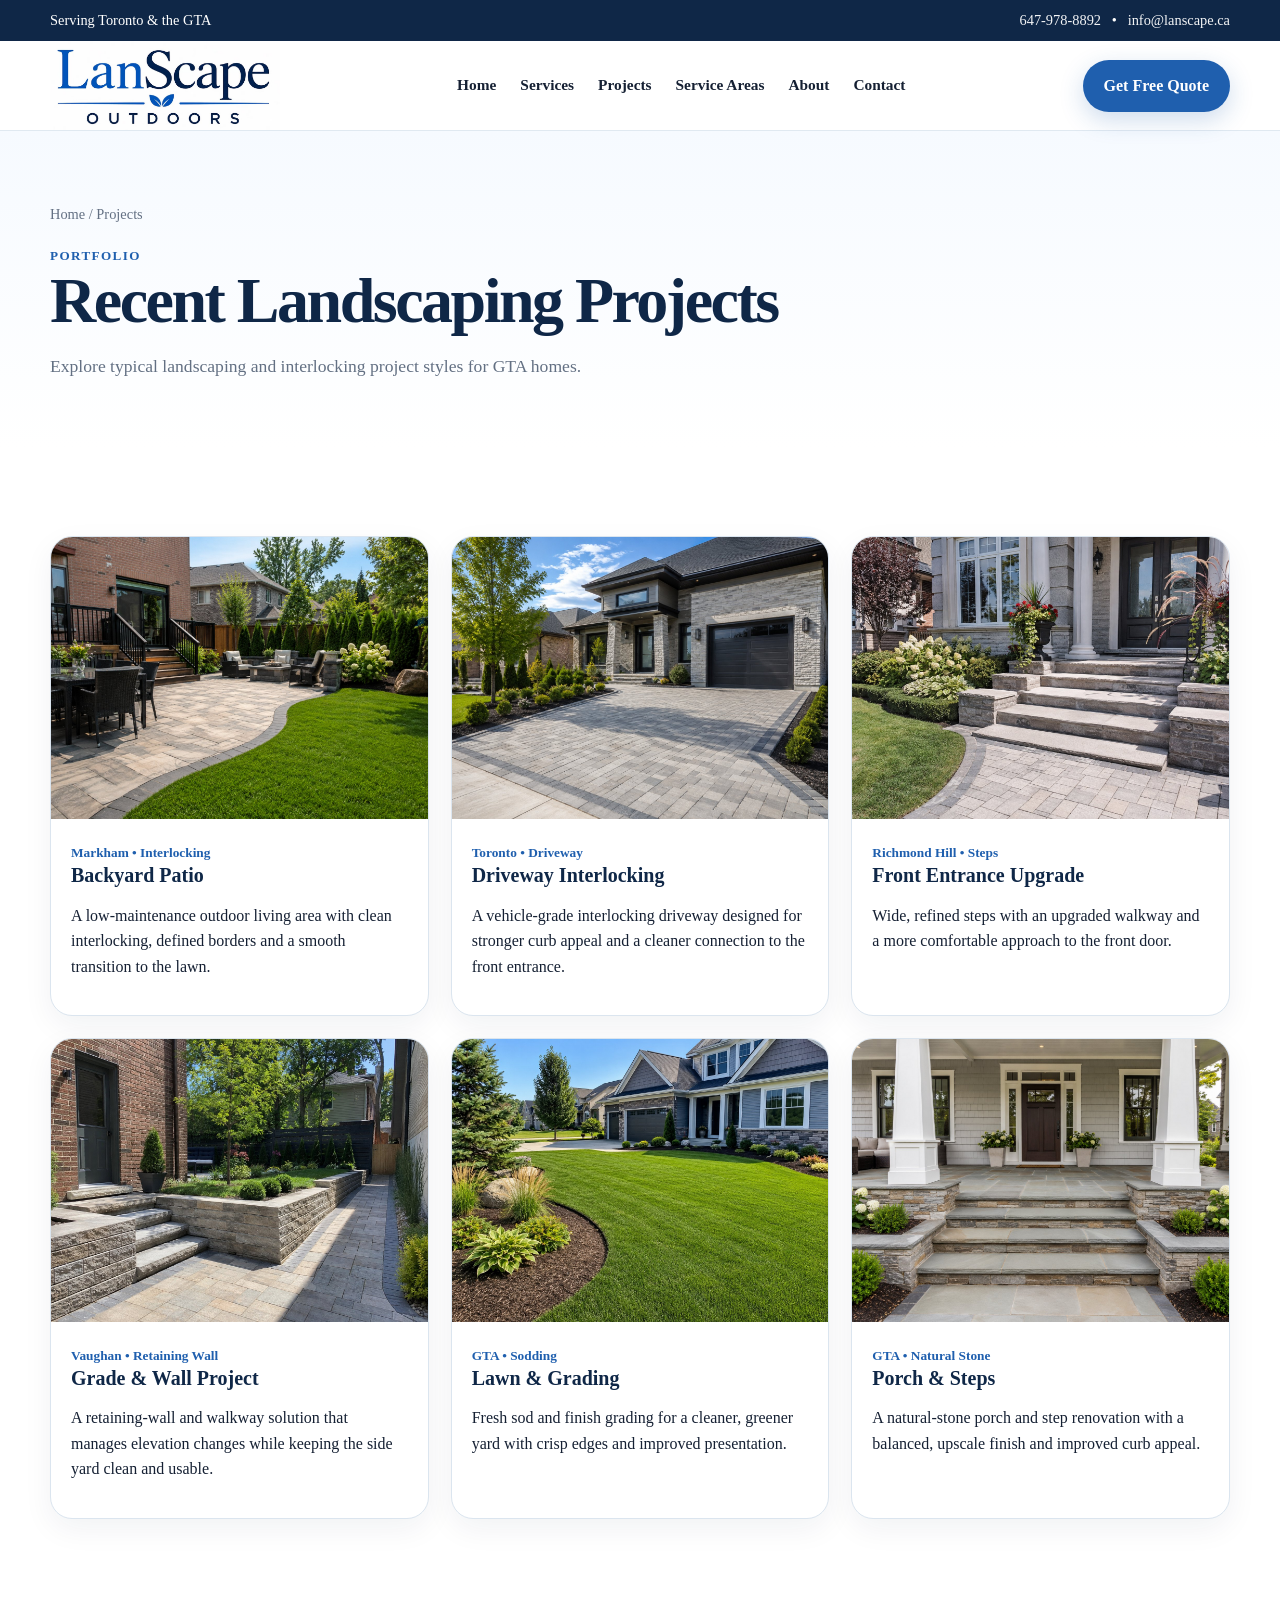
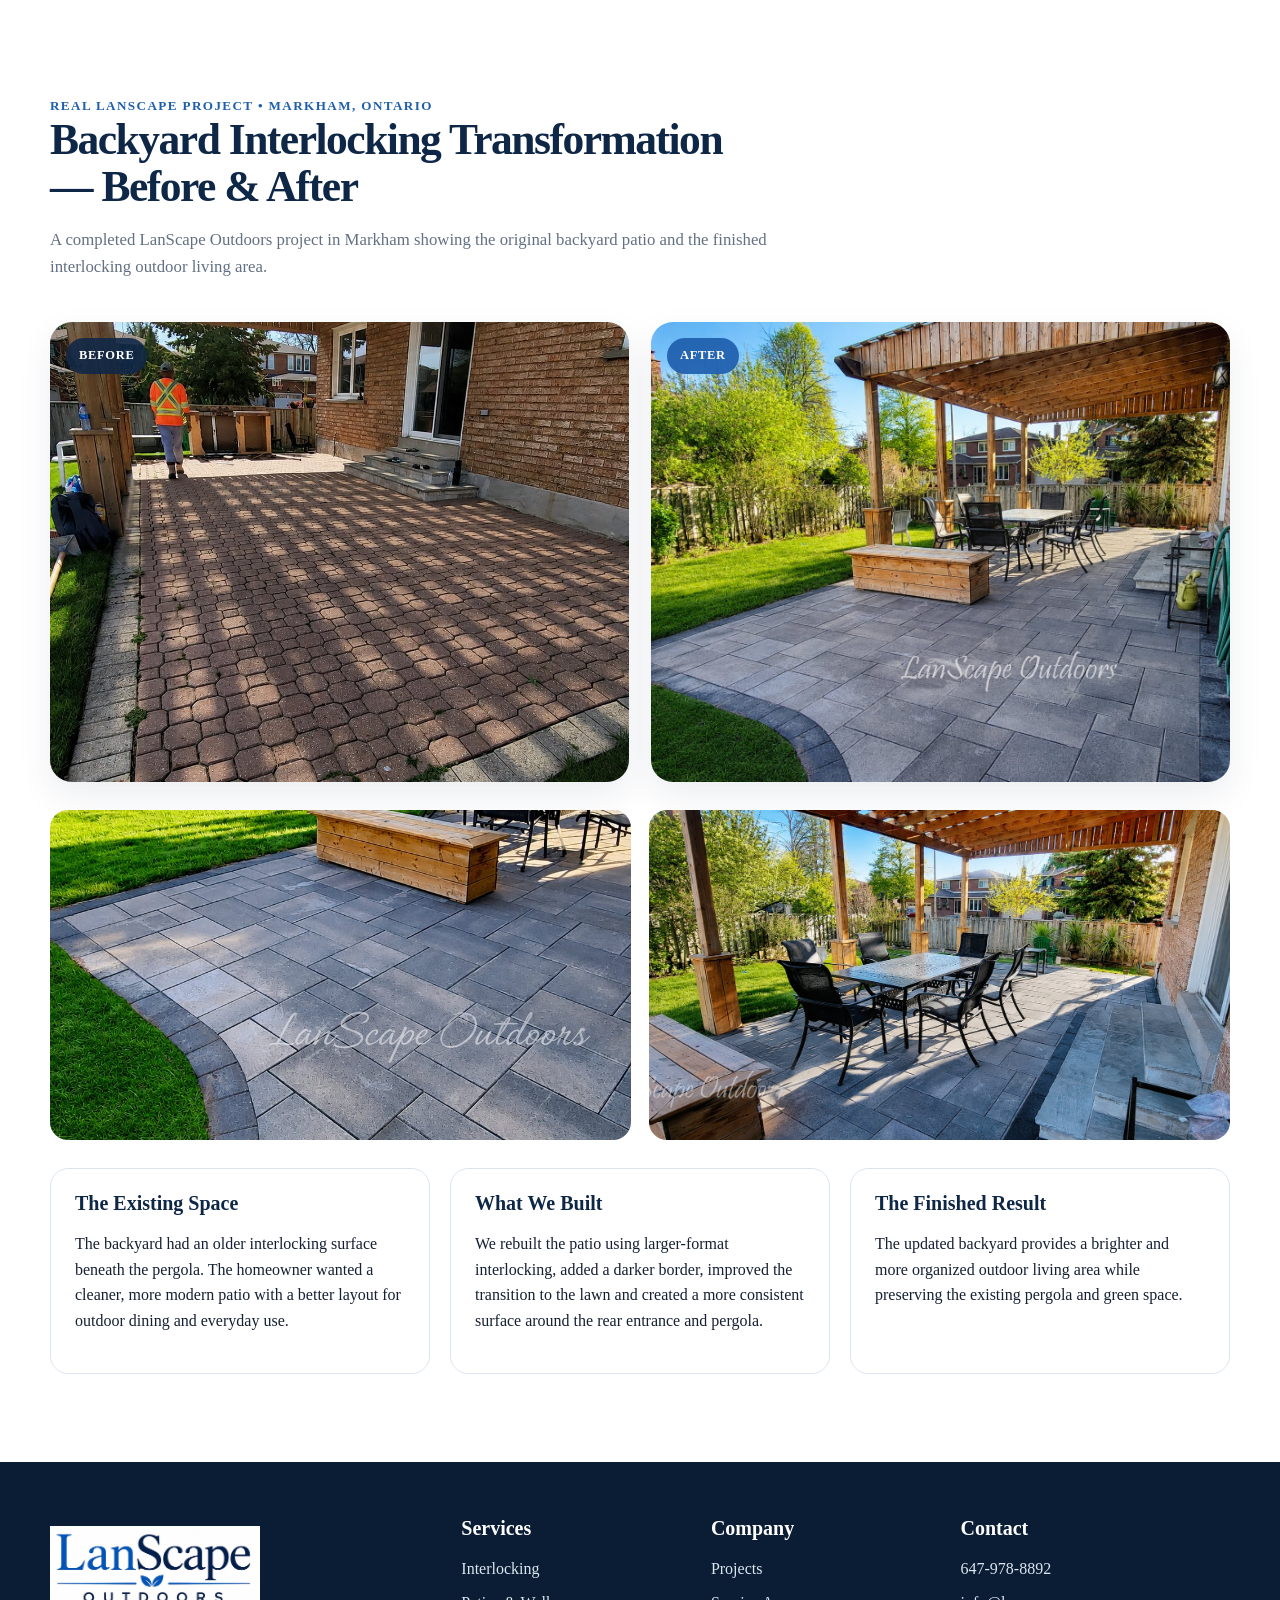
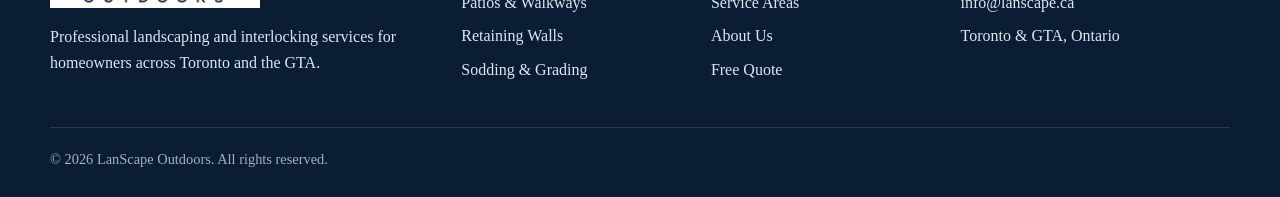
<file: projects.html>
<!doctype html>
<html lang="en-CA">
<head>
  <meta charset="utf-8">
  <meta name="viewport" content="width=device-width,initial-scale=1">
  <title>Landscaping Projects Toronto GTA | LanScape Outdoors</title>
  <meta name="description" content="View landscaping, interlocking, driveway, patio, retaining wall, step and sodding projects from LanScape Outdoors.">
  <link rel="canonical" href="https://lanscape.ca/projects.html">
  <link rel="stylesheet" href="/assets/css/style.css">
  <meta property="og:title" content="Landscaping Projects Toronto GTA | LanScape Outdoors">
  <meta property="og:description" content="View landscaping, interlocking, driveway, patio, retaining wall, step and sodding projects from LanScape Outdoors.">
  <meta property="og:type" content="website">
  <meta property="og:url" content="https://lanscape.ca/projects.html">
  <meta name="theme-color" content="#0f2747">
  <script type="application/ld+json">
  {
    "@context":"https://schema.org",
    "@type":"HomeAndConstructionBusiness",
    "name":"LanScape Outdoors",
    "url":"https://lanscape.ca",
    "telephone":"+1-647-978-8892",
    "email":"info@lanscape.ca",
    "areaServed":["Toronto","Markham","Richmond Hill","Vaughan","Stouffville","Scarborough","North York","Mississauga","Brampton","Aurora"],
    "priceRange":"$$"
  }
  </script>
</head>
<body>

<div class="topbar">
  <div class="container">
    <span>Serving Toronto & the GTA</span>
    <span><a href="tel:+16479788892">647-978-8892</a> &nbsp; • &nbsp; <a href="mailto:info@lanscape.ca">info@lanscape.ca</a></span>
  </div>
</div>
<header class="header">
  <div class="container nav">
    <a class="brand brand-logo" href="/"><img src="/assets/images/lanscape-logo.png" alt="LanScape Outdoors"></a>
    <button class="menu-toggle" aria-label="Open navigation">☰</button>
    <nav class="nav-links">
      <a href="/">Home</a>
      <a href="/services.html">Services</a>
      <a href="/projects.html">Projects</a>
      <a href="/service-areas.html">Service Areas</a>
      <a href="/about.html">About</a>
      <a href="/contact.html">Contact</a>
    </nav>
    <a class="cta" href="/contact.html">Get Free Quote</a>
  </div>
</header>


<main>
<section class="page-hero"><div class="container"><div class="breadcrumb">Home / Projects</div><div class="eyebrow">Portfolio</div><h1>Recent Landscaping Projects</h1><p>Explore typical landscaping and interlocking project styles for GTA homes.</p></div></section>
<section><div class="container"><div class="project-grid">
<article class="project"><img class="project-card-img" src="/assets/images/projects/project-backyard.jpg" alt="Backyard Patio landscaping project"><div class="project-body"><small>Markham • Interlocking</small><h3>Backyard Patio</h3><p>A low-maintenance outdoor living area with clean interlocking, defined borders and a smooth transition to the lawn.</p></div></article>
<article class="project"><img class="project-card-img" src="/assets/images/projects/project-driveway.jpg" alt="Driveway Interlocking landscaping project"><div class="project-body"><small>Toronto • Driveway</small><h3>Driveway Interlocking</h3><p>A vehicle-grade interlocking driveway designed for stronger curb appeal and a cleaner connection to the front entrance.</p></div></article>
<article class="project"><img class="project-card-img" src="/assets/images/projects/project-front-steps.jpg" alt="Front Entrance Upgrade landscaping project"><div class="project-body"><small>Richmond Hill • Steps</small><h3>Front Entrance Upgrade</h3><p>Wide, refined steps with an upgraded walkway and a more comfortable approach to the front door.</p></div></article>
<article class="project"><img class="project-card-img" src="/assets/images/projects/project-retaining-wall.jpg" alt="Grade & Wall Project landscaping project"><div class="project-body"><small>Vaughan • Retaining Wall</small><h3>Grade & Wall Project</h3><p>A retaining-wall and walkway solution that manages elevation changes while keeping the side yard clean and usable.</p></div></article>
<article class="project"><img class="project-card-img" src="/assets/images/projects/project-sodding.jpg" alt="Lawn & Grading landscaping project"><div class="project-body"><small>GTA • Sodding</small><h3>Lawn & Grading</h3><p>Fresh sod and finish grading for a cleaner, greener yard with crisp edges and improved presentation.</p></div></article>
<article class="project"><img class="project-card-img" src="/assets/images/projects/project-porch.jpg" alt="Porch & Steps landscaping project"><div class="project-body"><small>GTA • Natural Stone</small><h3>Porch & Steps</h3><p>A natural-stone porch and step renovation with a balanced, upscale finish and improved curb appeal.</p></div></article>
</div></div></section>

<section id="markham-backyard" class="real-project-detail">
  <div class="container">
    <div class="section-head">
      <div class="eyebrow">Real LanScape Project • Markham, Ontario</div>
      <h2>Backyard Interlocking Transformation — Before & After</h2>
      <p>A completed LanScape Outdoors project in Markham showing the original backyard patio and the finished interlocking outdoor living area.</p>
    </div>
    <div class="before-after-grid">
      <figure class="ba-card ba-before"><div class="ba-label">Before</div><img src="/assets/images/real-projects/markham-backyard/markham-before.jpg" alt="Markham backyard before interlocking patio renovation"></figure>
      <figure class="ba-card ba-after"><div class="ba-label">After</div><img src="/assets/images/real-projects/markham-backyard/markham-after-2.jpg" alt="Markham backyard after interlocking patio renovation"></figure>
    </div>
    <div class="markham-gallery">
      <img src="/assets/images/real-projects/markham-backyard/markham-after-1.jpg" alt="Completed Markham interlocking patio with pergola and curved border">
      <img src="/assets/images/real-projects/markham-backyard/markham-after-3.jpg" alt="Completed Markham backyard interlocking patio and outdoor dining area">
    </div>
    <div class="project-story-copy">
      <div><h3>The Existing Space</h3><p>The backyard had an older interlocking surface beneath the pergola. The homeowner wanted a cleaner, more modern patio with a better layout for outdoor dining and everyday use.</p></div>
      <div><h3>What We Built</h3><p>We rebuilt the patio using larger-format interlocking, added a darker border, improved the transition to the lawn and created a more consistent surface around the rear entrance and pergola.</p></div>
      <div><h3>The Finished Result</h3><p>The updated backyard provides a brighter and more organized outdoor living area while preserving the existing pergola and green space.</p></div>
    </div>
  </div>
</section>
</main>


<footer class="footer">
  <div class="container">
    <div class="footer-grid">
      <div>
        <a class="brand brand-logo" href="/"><img src="/assets/images/lanscape-logo.png" alt="LanScape Outdoors"></a>
        <p>Professional landscaping and interlocking services for homeowners across Toronto and the GTA.</p>
      </div>
      <div>
        <h3>Services</h3>
        <a href="/services.html">Interlocking</a>
        <a href="/services.html">Patios & Walkways</a>
        <a href="/services.html">Retaining Walls</a>
        <a href="/services.html">Sodding & Grading</a>
      </div>
      <div>
        <h3>Company</h3>
        <a href="/projects.html">Projects</a>
        <a href="/service-areas.html">Service Areas</a>
        <a href="/about.html">About Us</a>
        <a href="/contact.html">Free Quote</a>
      </div>
      <div>
        <h3>Contact</h3>
        <a href="tel:+16479788892">647-978-8892</a>
        <a href="mailto:info@lanscape.ca">info@lanscape.ca</a>
        <span>Toronto & GTA, Ontario</span>
      </div>
    </div>
    <div class="footer-bottom">© <span data-year></span> LanScape Outdoors. All rights reserved.</div>
  </div>
</footer>
<div class="floating-contact">
  <a class="btn btn-secondary" href="tel:+16479788892">Call Now</a>
  <a class="btn btn-primary" href="/contact.html">Free Quote</a>
</div>

<script src="/assets/js/main.js"></script>
</body>
</html>
</file>
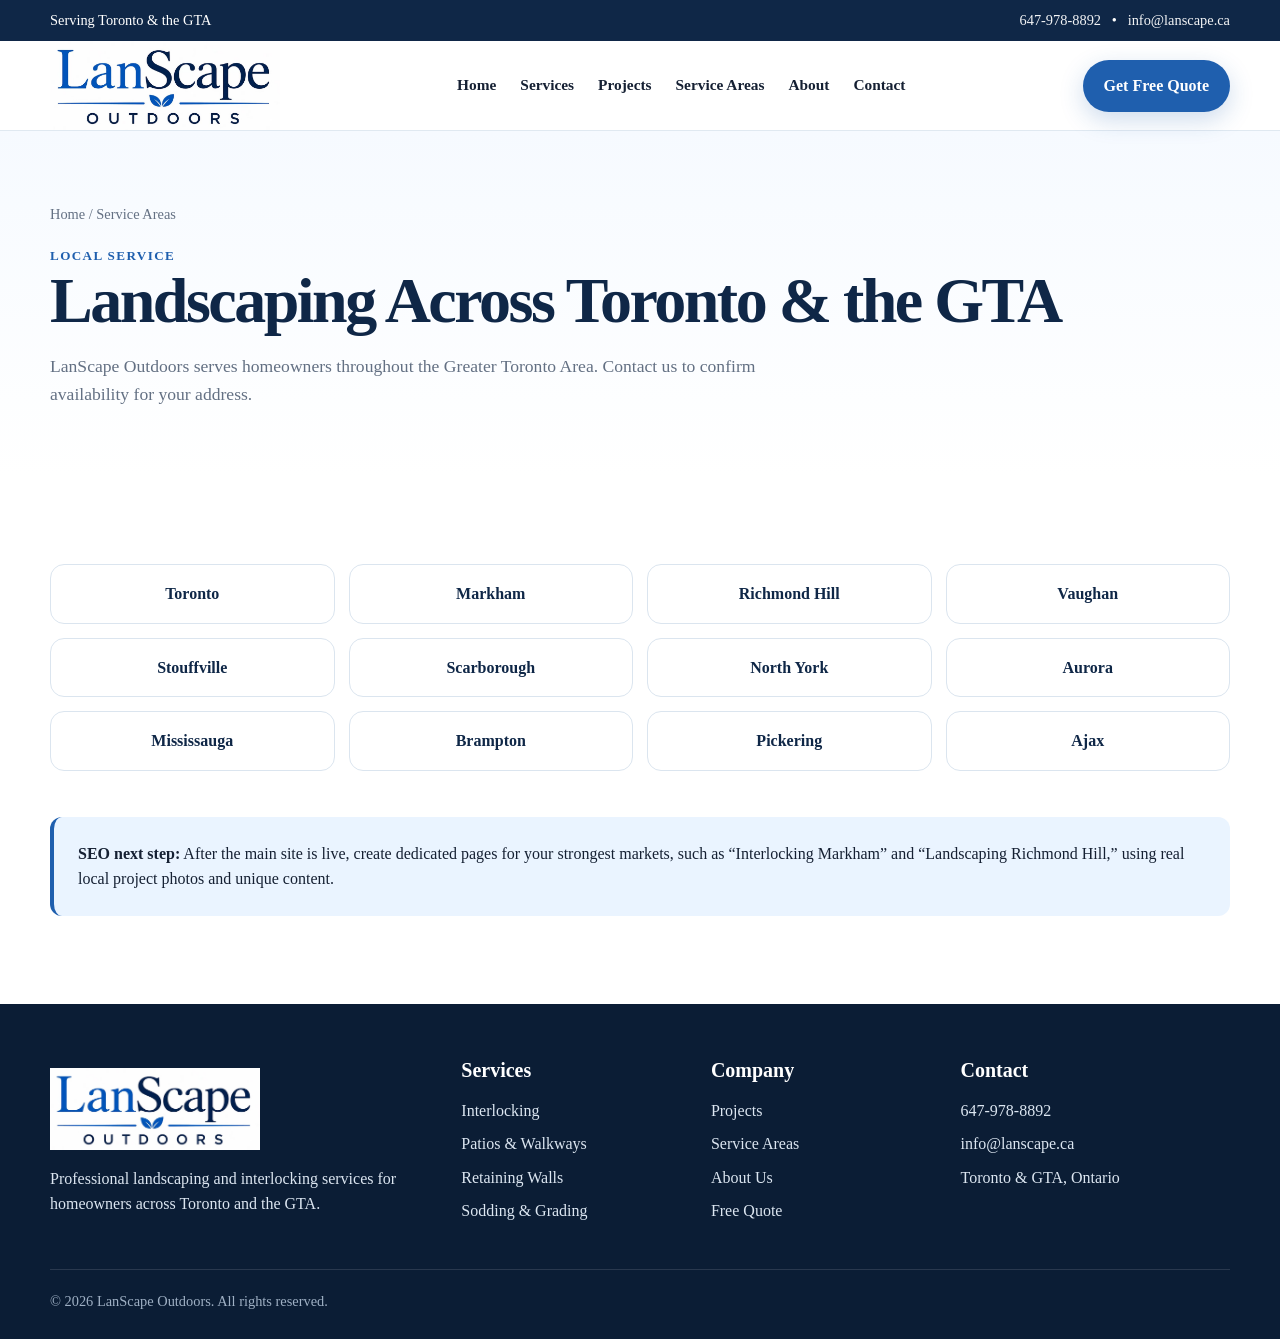
<file: service-areas.html>
<!doctype html>
<html lang="en-CA">
<head>
  <meta charset="utf-8">
  <meta name="viewport" content="width=device-width,initial-scale=1">
  <title>Landscaping Toronto GTA Service Areas | LanScape Outdoors</title>
  <meta name="description" content="LanScape Outdoors serves Toronto, Markham, Richmond Hill, Vaughan, Stouffville, Scarborough, North York, Aurora, Mississauga, Brampton and nearby GTA communities.">
  <link rel="canonical" href="https://lanscape.ca/service-areas.html">
  <link rel="stylesheet" href="/assets/css/style.css">
  <meta property="og:title" content="Landscaping Toronto GTA Service Areas | LanScape Outdoors">
  <meta property="og:description" content="LanScape Outdoors serves Toronto, Markham, Richmond Hill, Vaughan, Stouffville, Scarborough, North York, Aurora, Mississauga, Brampton and nearby GTA communities.">
  <meta property="og:type" content="website">
  <meta property="og:url" content="https://lanscape.ca/service-areas.html">
  <meta name="theme-color" content="#0f2747">
  <script type="application/ld+json">
  {
    "@context":"https://schema.org",
    "@type":"HomeAndConstructionBusiness",
    "name":"LanScape Outdoors",
    "url":"https://lanscape.ca",
    "telephone":"+1-647-978-8892",
    "email":"info@lanscape.ca",
    "areaServed":["Toronto","Markham","Richmond Hill","Vaughan","Stouffville","Scarborough","North York","Mississauga","Brampton","Aurora"],
    "priceRange":"$$"
  }
  </script>
</head>
<body>

<div class="topbar">
  <div class="container">
    <span>Serving Toronto & the GTA</span>
    <span><a href="tel:+16479788892">647-978-8892</a> &nbsp; • &nbsp; <a href="mailto:info@lanscape.ca">info@lanscape.ca</a></span>
  </div>
</div>
<header class="header">
  <div class="container nav">
    <a class="brand brand-logo" href="/"><img src="/assets/images/lanscape-logo.png" alt="LanScape Outdoors"></a>
    <button class="menu-toggle" aria-label="Open navigation">☰</button>
    <nav class="nav-links">
      <a href="/">Home</a>
      <a href="/services.html">Services</a>
      <a href="/projects.html">Projects</a>
      <a href="/service-areas.html">Service Areas</a>
      <a href="/about.html">About</a>
      <a href="/contact.html">Contact</a>
    </nav>
    <a class="cta" href="/contact.html">Get Free Quote</a>
  </div>
</header>


<main>
<section class="page-hero"><div class="container"><div class="breadcrumb">Home / Service Areas</div><div class="eyebrow">Local Service</div><h1>Landscaping Across Toronto & the GTA</h1><p>LanScape Outdoors serves homeowners throughout the Greater Toronto Area. Contact us to confirm availability for your address.</p></div></section>
<section><div class="container"><div class="area-grid">
<div class="area-pill">Toronto</div><div class="area-pill">Markham</div><div class="area-pill">Richmond Hill</div><div class="area-pill">Vaughan</div>
<div class="area-pill">Stouffville</div><div class="area-pill">Scarborough</div><div class="area-pill">North York</div><div class="area-pill">Aurora</div>
<div class="area-pill">Mississauga</div><div class="area-pill">Brampton</div><div class="area-pill">Pickering</div><div class="area-pill">Ajax</div>
</div>
<div style="margin-top:46px" class="callout"><strong>SEO next step:</strong> After the main site is live, create dedicated pages for your strongest markets, such as “Interlocking Markham” and “Landscaping Richmond Hill,” using real local project photos and unique content.</div>
</div></section>
</main>


<footer class="footer">
  <div class="container">
    <div class="footer-grid">
      <div>
        <a class="brand brand-logo" href="/"><img src="/assets/images/lanscape-logo.png" alt="LanScape Outdoors"></a>
        <p>Professional landscaping and interlocking services for homeowners across Toronto and the GTA.</p>
      </div>
      <div>
        <h3>Services</h3>
        <a href="/services.html">Interlocking</a>
        <a href="/services.html">Patios & Walkways</a>
        <a href="/services.html">Retaining Walls</a>
        <a href="/services.html">Sodding & Grading</a>
      </div>
      <div>
        <h3>Company</h3>
        <a href="/projects.html">Projects</a>
        <a href="/service-areas.html">Service Areas</a>
        <a href="/about.html">About Us</a>
        <a href="/contact.html">Free Quote</a>
      </div>
      <div>
        <h3>Contact</h3>
        <a href="tel:+16479788892">647-978-8892</a>
        <a href="mailto:info@lanscape.ca">info@lanscape.ca</a>
        <span>Toronto & GTA, Ontario</span>
      </div>
    </div>
    <div class="footer-bottom">© <span data-year></span> LanScape Outdoors. All rights reserved.</div>
  </div>
</footer>
<div class="floating-contact">
  <a class="btn btn-secondary" href="tel:+16479788892">Call Now</a>
  <a class="btn btn-primary" href="/contact.html">Free Quote</a>
</div>

<script src="/assets/js/main.js"></script>
</body>
</html>
</file>
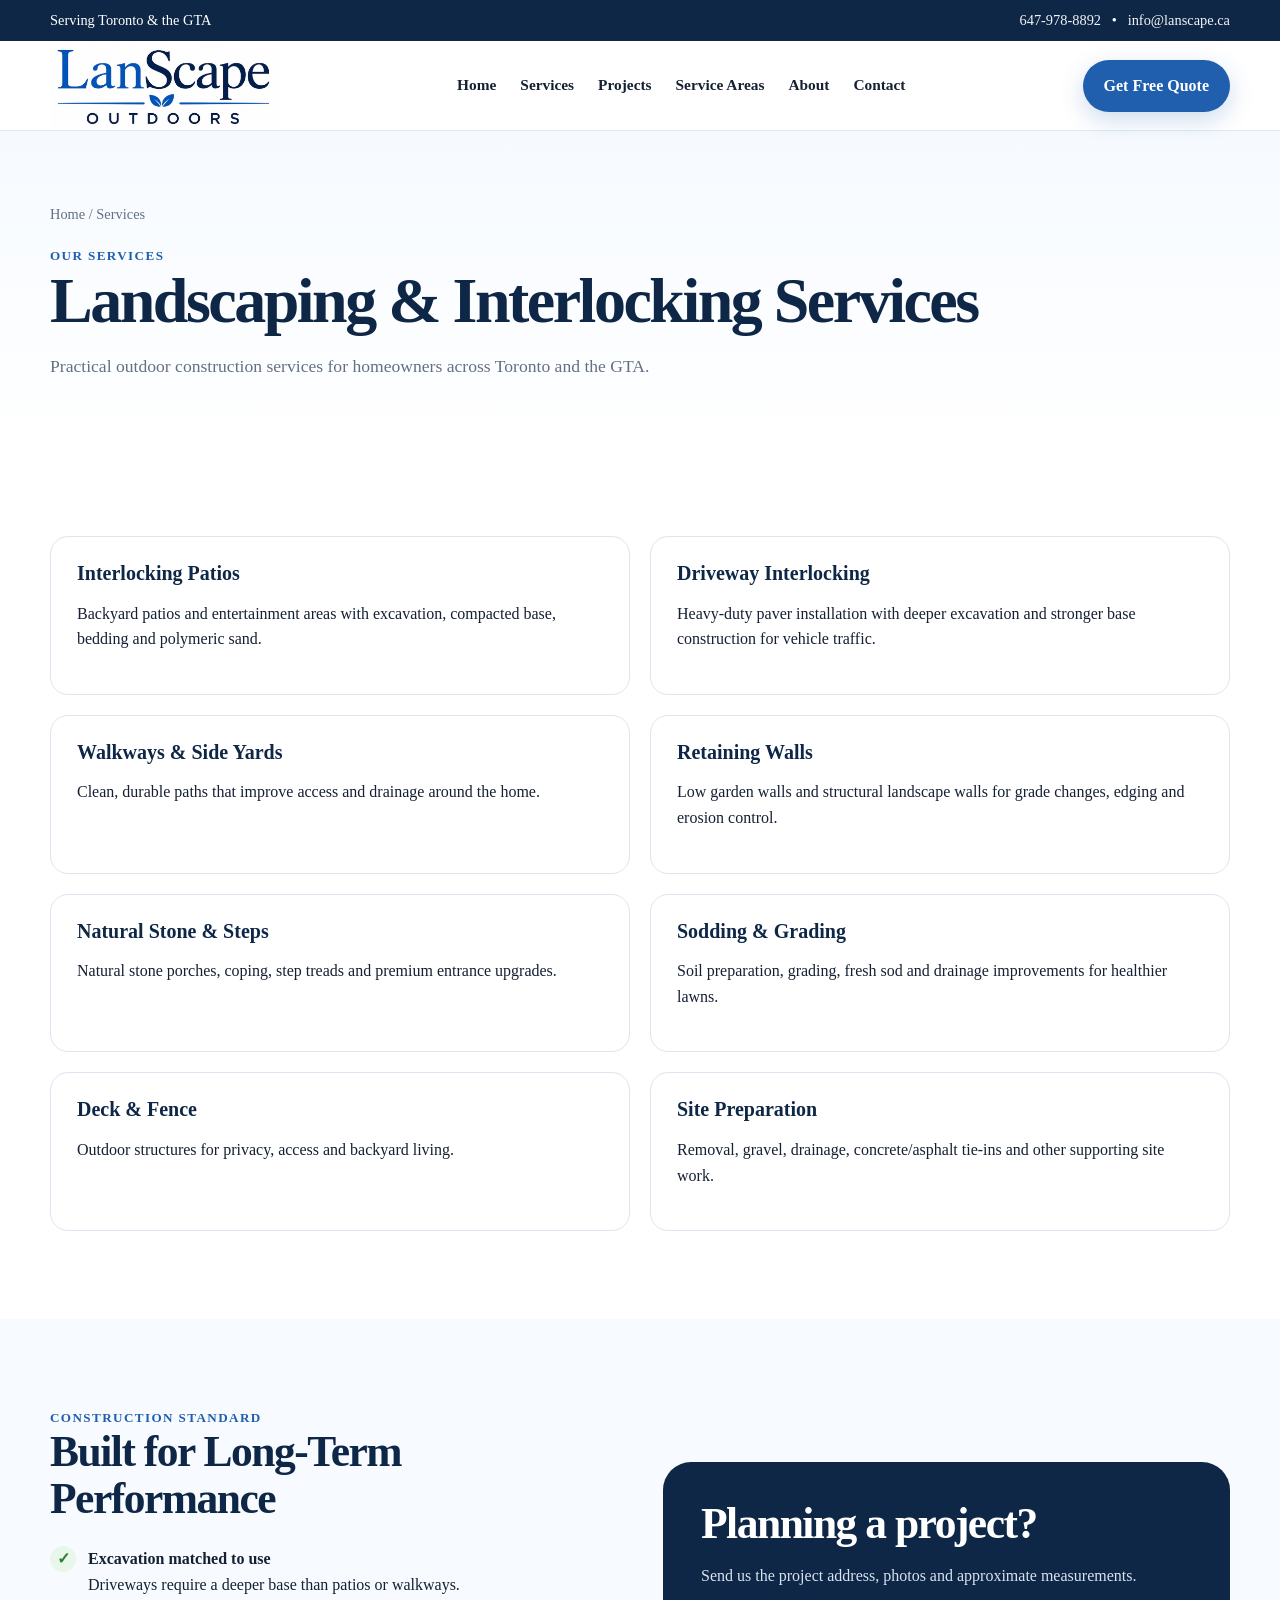
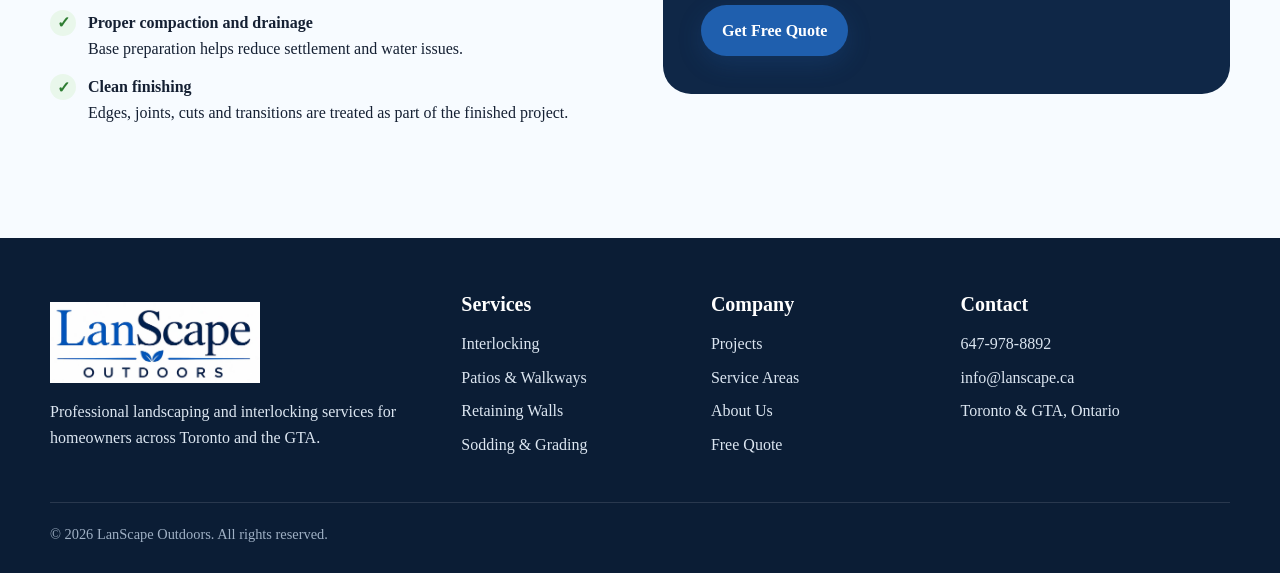
<file: services.html>
<!doctype html>
<html lang="en-CA">
<head>
  <meta charset="utf-8">
  <meta name="viewport" content="width=device-width,initial-scale=1">
  <title>Landscaping Services Toronto GTA | LanScape Outdoors</title>
  <meta name="description" content="Interlocking, driveways, patios, retaining walls, natural stone, steps, sodding, grading, decks and fences across Toronto and the GTA.">
  <link rel="canonical" href="https://lanscape.ca/services.html">
  <link rel="stylesheet" href="/assets/css/style.css">
  <meta property="og:title" content="Landscaping Services Toronto GTA | LanScape Outdoors">
  <meta property="og:description" content="Interlocking, driveways, patios, retaining walls, natural stone, steps, sodding, grading, decks and fences across Toronto and the GTA.">
  <meta property="og:type" content="website">
  <meta property="og:url" content="https://lanscape.ca/services.html">
  <meta name="theme-color" content="#0f2747">
  <script type="application/ld+json">
  {
    "@context":"https://schema.org",
    "@type":"HomeAndConstructionBusiness",
    "name":"LanScape Outdoors",
    "url":"https://lanscape.ca",
    "telephone":"+1-647-978-8892",
    "email":"info@lanscape.ca",
    "areaServed":["Toronto","Markham","Richmond Hill","Vaughan","Stouffville","Scarborough","North York","Mississauga","Brampton","Aurora"],
    "priceRange":"$$"
  }
  </script>
</head>
<body>

<div class="topbar">
  <div class="container">
    <span>Serving Toronto & the GTA</span>
    <span><a href="tel:+16479788892">647-978-8892</a> &nbsp; • &nbsp; <a href="mailto:info@lanscape.ca">info@lanscape.ca</a></span>
  </div>
</div>
<header class="header">
  <div class="container nav">
    <a class="brand brand-logo" href="/"><img src="/assets/images/lanscape-logo.png" alt="LanScape Outdoors"></a>
    <button class="menu-toggle" aria-label="Open navigation">☰</button>
    <nav class="nav-links">
      <a href="/">Home</a>
      <a href="/services.html">Services</a>
      <a href="/projects.html">Projects</a>
      <a href="/service-areas.html">Service Areas</a>
      <a href="/about.html">About</a>
      <a href="/contact.html">Contact</a>
    </nav>
    <a class="cta" href="/contact.html">Get Free Quote</a>
  </div>
</header>


<main>
<section class="page-hero"><div class="container"><div class="breadcrumb">Home / Services</div><div class="eyebrow">Our Services</div><h1>Landscaping & Interlocking Services</h1><p>Practical outdoor construction services for homeowners across Toronto and the GTA.</p></div></section>
<section><div class="container"><div class="service-list">
  <div class="service-item"><h3>Interlocking Patios</h3><p>Backyard patios and entertainment areas with excavation, compacted base, bedding and polymeric sand.</p></div>
  <div class="service-item"><h3>Driveway Interlocking</h3><p>Heavy-duty paver installation with deeper excavation and stronger base construction for vehicle traffic.</p></div>
  <div class="service-item"><h3>Walkways & Side Yards</h3><p>Clean, durable paths that improve access and drainage around the home.</p></div>
  <div class="service-item"><h3>Retaining Walls</h3><p>Low garden walls and structural landscape walls for grade changes, edging and erosion control.</p></div>
  <div class="service-item"><h3>Natural Stone & Steps</h3><p>Natural stone porches, coping, step treads and premium entrance upgrades.</p></div>
  <div class="service-item"><h3>Sodding & Grading</h3><p>Soil preparation, grading, fresh sod and drainage improvements for healthier lawns.</p></div>
  <div class="service-item"><h3>Deck & Fence</h3><p>Outdoor structures for privacy, access and backyard living.</p></div>
  <div class="service-item"><h3>Site Preparation</h3><p>Removal, gravel, drainage, concrete/asphalt tie-ins and other supporting site work.</p></div>
</div></div></section>
<section class="alt"><div class="container split"><div><div class="eyebrow">Construction Standard</div><h2>Built for Long-Term Performance</h2><div class="checks">
<div class="check"><span class="check-badge">✓</span><div><strong>Excavation matched to use</strong><br><span>Driveways require a deeper base than patios or walkways.</span></div></div>
<div class="check"><span class="check-badge">✓</span><div><strong>Proper compaction and drainage</strong><br><span>Base preparation helps reduce settlement and water issues.</span></div></div>
<div class="check"><span class="check-badge">✓</span><div><strong>Clean finishing</strong><br><span>Edges, joints, cuts and transitions are treated as part of the finished project.</span></div></div>
</div></div><div class="quote-box"><h2>Planning a project?</h2><p>Send us the project address, photos and approximate measurements.</p><a class="btn btn-primary" href="/contact.html">Get Free Quote</a></div></div></section>
</main>


<footer class="footer">
  <div class="container">
    <div class="footer-grid">
      <div>
        <a class="brand brand-logo" href="/"><img src="/assets/images/lanscape-logo.png" alt="LanScape Outdoors"></a>
        <p>Professional landscaping and interlocking services for homeowners across Toronto and the GTA.</p>
      </div>
      <div>
        <h3>Services</h3>
        <a href="/services.html">Interlocking</a>
        <a href="/services.html">Patios & Walkways</a>
        <a href="/services.html">Retaining Walls</a>
        <a href="/services.html">Sodding & Grading</a>
      </div>
      <div>
        <h3>Company</h3>
        <a href="/projects.html">Projects</a>
        <a href="/service-areas.html">Service Areas</a>
        <a href="/about.html">About Us</a>
        <a href="/contact.html">Free Quote</a>
      </div>
      <div>
        <h3>Contact</h3>
        <a href="tel:+16479788892">647-978-8892</a>
        <a href="mailto:info@lanscape.ca">info@lanscape.ca</a>
        <span>Toronto & GTA, Ontario</span>
      </div>
    </div>
    <div class="footer-bottom">© <span data-year></span> LanScape Outdoors. All rights reserved.</div>
  </div>
</footer>
<div class="floating-contact">
  <a class="btn btn-secondary" href="tel:+16479788892">Call Now</a>
  <a class="btn btn-primary" href="/contact.html">Free Quote</a>
</div>

<script src="/assets/js/main.js"></script>
</body>
</html>
</file>
<file: assets/css/style.css>
:root{
  --navy:#0f2747;
  --blue:#1f5fae;
  --blue2:#2f7fd3;
  --sky:#eaf4ff;
  --ink:#152033;
  --muted:#637083;
  --line:#dbe5ef;
  --white:#ffffff;
  --green:#2e7d32;
  --shadow:0 18px 50px rgba(15,39,71,.12);
  --radius:20px;
  --max:1180px;
}
*{box-sizing:border-box}
html{scroll-behavior:smooth}
body{
  margin:0;
  font-family:ui-sans-serif,system-ui,-apple-system,BlinkMacSystemFont,"Segoe UI","PingFang SC","Hiragino Sans GB","Microsoft YaHei","Noto Sans CJK SC",Roboto,Helvetica,Arial,sans-serif;
  color:var(--ink);
  background:#fff;
  line-height:1.6;
}
a{color:inherit;text-decoration:none}
img{max-width:100%;display:block}
.container{width:min(var(--max),calc(100% - 36px));margin:auto}
.topbar{
  background:var(--navy);color:#fff;font-size:.9rem;
}
.topbar .container{
  display:flex;justify-content:space-between;gap:18px;align-items:center;padding:9px 0;
}
.topbar a{opacity:.95}
.header{
  position:sticky;top:0;z-index:50;background:rgba(255,255,255,.96);
  backdrop-filter:blur(12px);border-bottom:1px solid rgba(219,229,239,.85)
}
.nav{
  min-height:76px;display:flex;align-items:center;justify-content:space-between;gap:24px
}
.brand{display:flex;align-items:center;gap:12px;font-weight:900;letter-spacing:.2px}
.brand-mark{
  width:42px;height:42px;border-radius:12px;background:linear-gradient(145deg,var(--blue),var(--navy));
  color:#fff;display:grid;place-items:center;font-weight:900;box-shadow:0 8px 20px rgba(31,95,174,.25)
}
.brand small{display:block;font-size:.7rem;color:var(--muted);letter-spacing:1.7px;text-transform:uppercase;margin-top:-2px}
.nav-links{display:flex;align-items:center;gap:24px;font-weight:700;font-size:.96rem}
.nav-links a:hover{color:var(--blue)}
.cta,.btn{
  display:inline-flex;align-items:center;justify-content:center;gap:8px;
  border-radius:999px;padding:12px 20px;font-weight:800;border:1px solid transparent;cursor:pointer
}
.cta,.btn-primary{background:var(--blue);color:#fff;box-shadow:0 8px 24px rgba(31,95,174,.22)}
.cta:hover,.btn-primary:hover{background:var(--navy)}
.btn-secondary{background:#fff;border-color:var(--line);color:var(--navy)}
.menu-toggle{display:none;background:none;border:0;font-size:1.6rem}
.hero{
  background:
    radial-gradient(circle at 10% 10%,rgba(47,127,211,.16),transparent 36%),
    linear-gradient(180deg,#f8fbff 0%,#fff 100%);
  padding:88px 0 72px;
}
.hero-grid{display:grid;grid-template-columns:1.05fr .95fr;gap:54px;align-items:center}
.eyebrow{color:var(--blue);font-weight:900;letter-spacing:1.4px;text-transform:uppercase;font-size:.82rem}
h1,h2,h3{line-height:1.08;margin:0 0 16px;color:var(--navy)}
h1{font-size:clamp(2.65rem,5vw,5rem);letter-spacing:-2.5px}
h2{font-size:clamp(2rem,3.4vw,3.3rem);letter-spacing:-1.5px}
h3{font-size:1.25rem}
.lead{font-size:1.16rem;color:var(--muted);max-width:650px}
.hero-actions{display:flex;gap:12px;flex-wrap:wrap;margin-top:28px}
.trust-row{display:flex;gap:22px;flex-wrap:wrap;margin-top:28px;color:#3b4b60;font-weight:700;font-size:.95rem}
.visual{
  min-height:500px;border-radius:32px;overflow:hidden;position:relative;box-shadow:var(--shadow);
  background:
  linear-gradient(135deg,rgba(15,39,71,.08),rgba(31,95,174,.18)),
  linear-gradient(145deg,#d8e4ef,#f7fbff);
  border:1px solid #dce7f2
}
.visual:before{
  content:"PROJECT PHOTO";position:absolute;inset:0;display:grid;place-items:center;
  font-weight:900;color:rgba(15,39,71,.26);letter-spacing:4px;font-size:1.1rem
}
.visual-card{
  position:absolute;left:24px;bottom:24px;background:rgba(255,255,255,.95);
  border-radius:18px;padding:18px 20px;box-shadow:0 12px 35px rgba(15,39,71,.18);max-width:290px
}
.visual-card strong{display:block;color:var(--navy);font-size:1.15rem}
section{padding:88px 0}
.section-head{max-width:720px;margin-bottom:42px}
.section-head p{color:var(--muted);font-size:1.05rem}
.grid-3{display:grid;grid-template-columns:repeat(3,1fr);gap:22px}
.card{
  border:1px solid var(--line);border-radius:var(--radius);padding:28px;background:#fff;
  box-shadow:0 10px 30px rgba(15,39,71,.05)
}
.card:hover{transform:translateY(-2px);transition:.2s ease;box-shadow:var(--shadow)}
.icon{
  width:48px;height:48px;border-radius:14px;background:var(--sky);display:grid;place-items:center;
  color:var(--blue);font-weight:900;margin-bottom:18px
}
.card p{color:var(--muted);margin-bottom:0}
.alt{background:#f7fbff}
.project-grid{display:grid;grid-template-columns:repeat(3,1fr);gap:22px}
.project{
  border-radius:22px;overflow:hidden;background:#fff;border:1px solid var(--line);box-shadow:0 10px 30px rgba(15,39,71,.06)
}
.project-image{
  aspect-ratio:4/3;background:linear-gradient(145deg,#d5e3ef,#eff6fb);display:grid;place-items:center;
  color:rgba(15,39,71,.28);font-weight:900;letter-spacing:2px
}
.project-body{padding:20px}
.project-body small{color:var(--blue);font-weight:800}
.stats{display:grid;grid-template-columns:repeat(4,1fr);gap:16px;margin-top:36px}
.stat{background:var(--navy);color:white;padding:24px;border-radius:18px}
.stat strong{font-size:2rem;display:block}
.stat span{opacity:.8}
.split{display:grid;grid-template-columns:1fr 1fr;gap:46px;align-items:center}
.checks{display:grid;gap:13px;margin:24px 0}
.check{display:flex;gap:12px;align-items:flex-start}
.check-badge{
  width:26px;height:26px;border-radius:50%;display:grid;place-items:center;background:#e9f7eb;color:var(--green);font-weight:900;flex:none
}
.quote-box{background:var(--navy);color:#fff;border-radius:28px;padding:38px}
.quote-box h2,.quote-box h3{color:#fff}
.quote-box p{color:#d8e3f0}
.form{display:grid;grid-template-columns:1fr 1fr;gap:15px;margin-top:22px}
.form .full{grid-column:1/-1}
input,select,textarea{
  width:100%;padding:14px 15px;border-radius:12px;border:1px solid #cfdbe7;
  font:inherit;background:#fff;color:var(--ink)
}
textarea{min-height:128px;resize:vertical}
.notice{font-size:.85rem;color:#7b8796;margin-top:10px}
.footer{background:#0b1d35;color:#dce6f1;padding:56px 0 26px}
.footer-grid{display:grid;grid-template-columns:1.4fr .8fr .8fr 1fr;gap:34px}
.footer h3{color:#fff}
.footer a{display:block;margin:8px 0;color:#dce6f1}
.footer .brand small{color:#b8c6d6}
.footer-bottom{border-top:1px solid rgba(255,255,255,.12);margin-top:36px;padding-top:20px;color:#9fb0c4;font-size:.9rem}
.page-hero{padding:72px 0 50px;background:linear-gradient(180deg,#f6faff,#fff)}
.page-hero p{max-width:720px;color:var(--muted);font-size:1.1rem}
.service-list{display:grid;grid-template-columns:repeat(2,1fr);gap:20px}
.service-item{padding:26px;border:1px solid var(--line);border-radius:18px}
.area-grid{display:grid;grid-template-columns:repeat(4,1fr);gap:14px}
.area-pill{padding:16px;border:1px solid var(--line);border-radius:14px;background:#fff;font-weight:800;color:var(--navy);text-align:center}
.breadcrumb{font-size:.9rem;color:var(--muted);margin-bottom:18px}
.callout{padding:24px;border-left:4px solid var(--blue);background:var(--sky);border-radius:12px}
.floating-contact{
  display:none;position:fixed;left:12px;right:12px;bottom:12px;z-index:60;gap:10px
}
.floating-contact a{flex:1}
@media(max-width:900px){
  .nav-links{display:none;position:absolute;top:76px;left:0;right:0;background:#fff;padding:20px 24px;border-bottom:1px solid var(--line);flex-direction:column;align-items:flex-start}
  .nav-links.open{display:flex}
  .menu-toggle{display:block}
  .nav .cta{display:none}
  .hero{padding-top:56px}
  .hero-grid,.split{grid-template-columns:1fr}
  .visual{min-height:380px}
  .grid-3,.project-grid{grid-template-columns:1fr 1fr}
  .stats{grid-template-columns:1fr 1fr}
  .footer-grid{grid-template-columns:1fr 1fr}
  .area-grid{grid-template-columns:repeat(2,1fr)}
}
@media(max-width:620px){
  body{padding-bottom:76px}
  .topbar .container{justify-content:center}.topbar .container span:last-child{display:none}
  .grid-3,.project-grid,.service-list,.form{grid-template-columns:1fr}
  .form .full{grid-column:auto}
  .footer-grid{grid-template-columns:1fr}
  .visual{min-height:320px}
  h1{letter-spacing:-1.5px}
  section{padding:68px 0}
  .floating-contact{display:flex}
}


/* ===== Homepage v2 ===== */
.home-hero{position:relative;min-height:700px;display:flex;align-items:center;overflow:hidden;background:linear-gradient(90deg,rgba(7,25,47,.92) 0%,rgba(7,25,47,.78) 42%,rgba(7,25,47,.24) 72%,rgba(7,25,47,.08) 100%),linear-gradient(135deg,#213c5d,#8da5b8)}
.home-hero::after{content:"REPLACE WITH YOUR BEST COMPLETED PROJECT PHOTO";position:absolute;right:5%;bottom:8%;color:rgba(255,255,255,.34);font-weight:900;letter-spacing:2px;font-size:.8rem}
.home-hero-content{position:relative;z-index:2;max-width:760px;padding:105px 0 100px;color:#fff}
.home-hero .eyebrow{color:#9fd0ff}.home-hero h1{color:#fff;font-size:clamp(3rem,5.7vw,5.7rem);max-width:900px}.home-hero .lead{color:#e1ebf5;max-width:690px;font-size:1.18rem}
.hero-proof{display:flex;gap:24px;flex-wrap:wrap;margin-top:30px;color:#fff;font-weight:800}.hero-proof span{display:flex;align-items:center;gap:8px}.hero-proof i{font-style:normal;width:24px;height:24px;border-radius:50%;background:rgba(255,255,255,.15);display:grid;place-items:center}
.proof-strip{margin-top:-38px;position:relative;z-index:5}.proof-strip-inner{background:#fff;border:1px solid var(--line);border-radius:22px;box-shadow:var(--shadow);display:grid;grid-template-columns:repeat(4,1fr);overflow:hidden}
.proof-item{padding:26px 24px;border-right:1px solid var(--line)}.proof-item:last-child{border-right:0}.proof-item strong{display:block;color:var(--navy);font-size:1.06rem}.proof-item span{color:var(--muted);font-size:.9rem}
.service-feature-grid{display:grid;grid-template-columns:repeat(4,1fr);gap:18px}.service-feature{min-height:280px;border-radius:22px;padding:26px;position:relative;overflow:hidden;color:#fff;display:flex;align-items:flex-end;background:linear-gradient(180deg,rgba(14,39,69,.10),rgba(14,39,69,.92)),linear-gradient(145deg,#8fa8ba,#46637e)}
.service-feature h3{color:#fff;margin-bottom:8px;font-size:1.35rem}.service-feature p{color:#dce7f1;margin:0;font-size:.95rem}.service-feature .num{position:absolute;top:20px;left:22px;font-weight:900;font-size:.84rem;color:#c8e0f8}
.project-showcase{display:grid;grid-template-columns:1.25fr .75fr;gap:20px}.big-project,.small-project{border-radius:24px;overflow:hidden;position:relative;background:linear-gradient(145deg,#d3dfe8,#7891a5)}.big-project{min-height:520px}.small-stack{display:grid;gap:20px}.small-project{min-height:250px}
.project-overlay{position:absolute;left:0;right:0;bottom:0;padding:28px;color:#fff;background:linear-gradient(transparent,rgba(8,27,48,.92))}.project-overlay h3{color:#fff;margin:4px 0 5px}.project-overlay span{font-size:.9rem;color:#dfe9f3}
.photo-tag{position:absolute;top:18px;right:18px;background:rgba(255,255,255,.91);color:var(--navy);padding:7px 11px;border-radius:999px;font-size:.72rem;font-weight:900;letter-spacing:.7px}
.process-grid{display:grid;grid-template-columns:repeat(4,1fr);gap:18px}.process-step{padding:28px 24px;border-top:3px solid var(--blue);background:#fff;border-radius:0 0 18px 18px;box-shadow:0 12px 32px rgba(15,39,71,.06)}.process-step b{display:block;color:var(--blue);font-size:.82rem;letter-spacing:1px;margin-bottom:12px}.process-step h3{font-size:1.15rem}
.warranty-band{border:1px solid #bfd6ed;background:linear-gradient(135deg,#edf6ff,#f9fcff);border-radius:24px;padding:34px;display:flex;justify-content:space-between;gap:30px;align-items:center}.warranty-band h3{font-size:1.55rem;margin-bottom:8px}
.faq{display:grid;gap:12px}.faq details{border:1px solid var(--line);border-radius:14px;padding:17px 20px;background:#fff}.faq summary{cursor:pointer;font-weight:800;color:var(--navy)}.faq p{color:var(--muted);margin-bottom:0}
.bottom-cta{padding:75px 0;background:linear-gradient(135deg,var(--navy),#173d6b);color:#fff}.bottom-cta h2{color:#fff}.bottom-cta p{color:#d8e6f3}
@media(max-width:1000px){.service-feature-grid,.process-grid{grid-template-columns:1fr 1fr}.proof-strip-inner{grid-template-columns:1fr 1fr}.proof-item:nth-child(2){border-right:0}.proof-item:nth-child(-n+2){border-bottom:1px solid var(--line)}}
@media(max-width:760px){.home-hero{min-height:640px;background:linear-gradient(180deg,#102b4d,#24496e)}.home-hero-content{padding:75px 0 90px}.proof-strip{margin-top:-24px}.proof-strip-inner,.service-feature-grid,.process-grid,.project-showcase{grid-template-columns:1fr}.proof-item{border-right:0;border-bottom:1px solid var(--line)}.proof-item:last-child{border-bottom:0}.big-project{min-height:400px}.warranty-band{align-items:flex-start;flex-direction:column}}

/* ===== Official LanScape logo ===== */
.brand-logo{display:flex;align-items:center}
.brand-logo img{width:230px;max-width:34vw;height:auto;display:block}
.footer .brand-logo img{width:210px;max-width:100%;filter:none}
@media(max-width:760px){
  .brand-logo img{width:185px;max-width:52vw}
}

/* ===== Customer Stories ===== */
.customer-stories-section{background:#fff}
.story-grid{display:grid;grid-template-columns:1.4fr .8fr .8fr;gap:20px}
.story-card{border:1px solid var(--line);border-radius:22px;overflow:hidden;background:#fff;box-shadow:0 12px 34px rgba(15,39,71,.06)}
.story-featured{display:grid;grid-template-columns:1.05fr .95fr;grid-column:1/-1}
.story-photo{min-height:380px;background:linear-gradient(145deg,#cbd9e5,#6f879b);display:grid;place-items:center;color:rgba(15,39,71,.42);font-weight:900;letter-spacing:1.5px;text-align:center;padding:20px}
.story-content{padding:28px}.story-meta{color:var(--blue);font-size:.82rem;font-weight:900;letter-spacing:.8px;text-transform:uppercase;margin-bottom:12px}
.story-content h3{font-size:1.35rem}.story-quote{font-size:1.05rem;font-style:italic;color:#41536a;border-left:3px solid var(--blue);padding-left:16px}.story-link{display:inline-block;margin-top:10px;color:var(--blue);font-weight:900}
.story-detail-grid{display:grid;gap:38px}.story-detail{border:1px solid var(--line);border-radius:24px;padding:34px;background:#fff;box-shadow:0 12px 34px rgba(15,39,71,.05)}
.story-detail-photo{min-height:360px;border-radius:18px;background:linear-gradient(145deg,#d8e3ec,#8aa0b2);display:grid;place-items:center;color:rgba(15,39,71,.4);font-weight:900;letter-spacing:1.4px;margin-bottom:28px}
.story-detail h2{font-size:clamp(1.8rem,3vw,2.7rem)}.story-detail h3{margin-top:26px}.story-list{padding-left:20px;color:var(--muted)}
.customer-quote{margin:28px 0 0;padding:22px 24px;border-left:4px solid var(--blue);background:var(--sky);color:var(--navy);font-size:1.08rem;font-style:italic;border-radius:10px}
@media(max-width:900px){.story-grid{grid-template-columns:1fr 1fr}.story-featured{grid-template-columns:1fr;grid-column:1/-1}}
@media(max-width:620px){.story-grid{grid-template-columns:1fr}.story-featured{grid-template-columns:1fr}.story-photo,.story-detail-photo{min-height:260px}}

/* ===== Customer story images ===== */
.story-detail-img{width:100%;height:auto;max-height:620px;object-fit:cover;border-radius:18px;margin-bottom:28px;display:block}
.story-photo-image{background-size:cover;background-position:center}
.ai-note{font-size:.9rem;color:var(--muted);background:#f7fbff;border:1px solid var(--line);padding:12px 14px;border-radius:10px;margin-top:14px}

/* ===== Latest image integration ===== */
.home-hero-image{
  background:
    linear-gradient(90deg,rgba(7,25,47,.91) 0%,rgba(7,25,47,.78) 40%,rgba(7,25,47,.30) 70%,rgba(7,25,47,.16) 100%),
    url('/assets/images/projects/hero-backyard.jpg') center center / cover no-repeat;
}
.home-hero-image::after{content:none}
.project-bg{background-size:cover;background-position:center}
.project-card-img{width:100%;aspect-ratio:4/3;object-fit:cover;display:block}
@media(max-width:760px){
  .home-hero-image{
    background:
      linear-gradient(180deg,rgba(7,25,47,.88),rgba(7,25,47,.72)),
      url('/assets/images/projects/hero-backyard.jpg') center center / cover no-repeat;
  }
}

/* ===== Homepage filled image updates ===== */
.service-feature-image{background-size:cover;background-position:center}
.story-card .story-photo{min-height:220px;background-size:cover;background-position:center}
.homepage-ai-note{margin-top:8px}
@media(max-width:900px){
  .story-card .story-photo{min-height:180px}
}
\n\n/* ===== Adaptive system typography ===== */\n:root{\n  --font-sans:ui-sans-serif,system-ui,-apple-system,BlinkMacSystemFont,"Segoe UI","PingFang SC","Hiragino Sans GB","Microsoft YaHei","Noto Sans CJK SC",Roboto,Helvetica,Arial,sans-serif;\n  --font-serif:ui-serif,Georgia,"Times New Roman","Songti SC","SimSun",serif;\n}\nhtml,body,button,input,select,textarea{font-family:var(--font-sans);}\nbody{-webkit-font-smoothing:antialiased;-moz-osx-font-smoothing:grayscale;text-rendering:optimizeLegibility;font-synthesis-weight:none;}\nh1,h2,h3,.brand,.nav-links,.cta,.btn{font-family:var(--font-sans);}\n:lang(zh),:lang(zh-CN),:lang(zh-Hans){font-family:ui-sans-serif,system-ui,-apple-system,BlinkMacSystemFont,"PingFang SC","Microsoft YaHei","Noto Sans CJK SC","Segoe UI",Arial,sans-serif;}\n
/* ===== Real Markham Project ===== */
.real-project-detail{padding:80px 0;background:#fff;border-top:1px solid var(--line)}
.before-after-grid{display:grid;grid-template-columns:1fr 1fr;gap:22px;margin:28px 0}
.ba-card{position:relative;margin:0;border-radius:22px;overflow:hidden;background:#eef3f7;box-shadow:0 14px 34px rgba(15,39,71,.08)}
.ba-card img{width:100%;height:460px;object-fit:cover;display:block}
.ba-label{position:absolute;top:16px;left:16px;z-index:2;background:rgba(15,39,71,.88);color:#fff;padding:8px 13px;border-radius:999px;font-size:.78rem;font-weight:900;letter-spacing:.7px;text-transform:uppercase}
.ba-after .ba-label{background:rgba(31,95,174,.92)}
.markham-gallery{display:grid;grid-template-columns:1fr 1fr;gap:18px;margin:18px 0 28px}
.markham-gallery img{width:100%;height:330px;object-fit:cover;border-radius:18px;display:block}
.project-story-copy{display:grid;grid-template-columns:repeat(3,1fr);gap:20px;margin-top:28px}
.project-story-copy>div{padding:24px;border:1px solid var(--line);border-radius:18px;background:#fff}
.project-story-copy h3{margin-top:0}
@media(max-width:800px){.before-after-grid,.markham-gallery,.project-story-copy{grid-template-columns:1fr}.ba-card img,.markham-gallery img{height:auto}}
</file>
